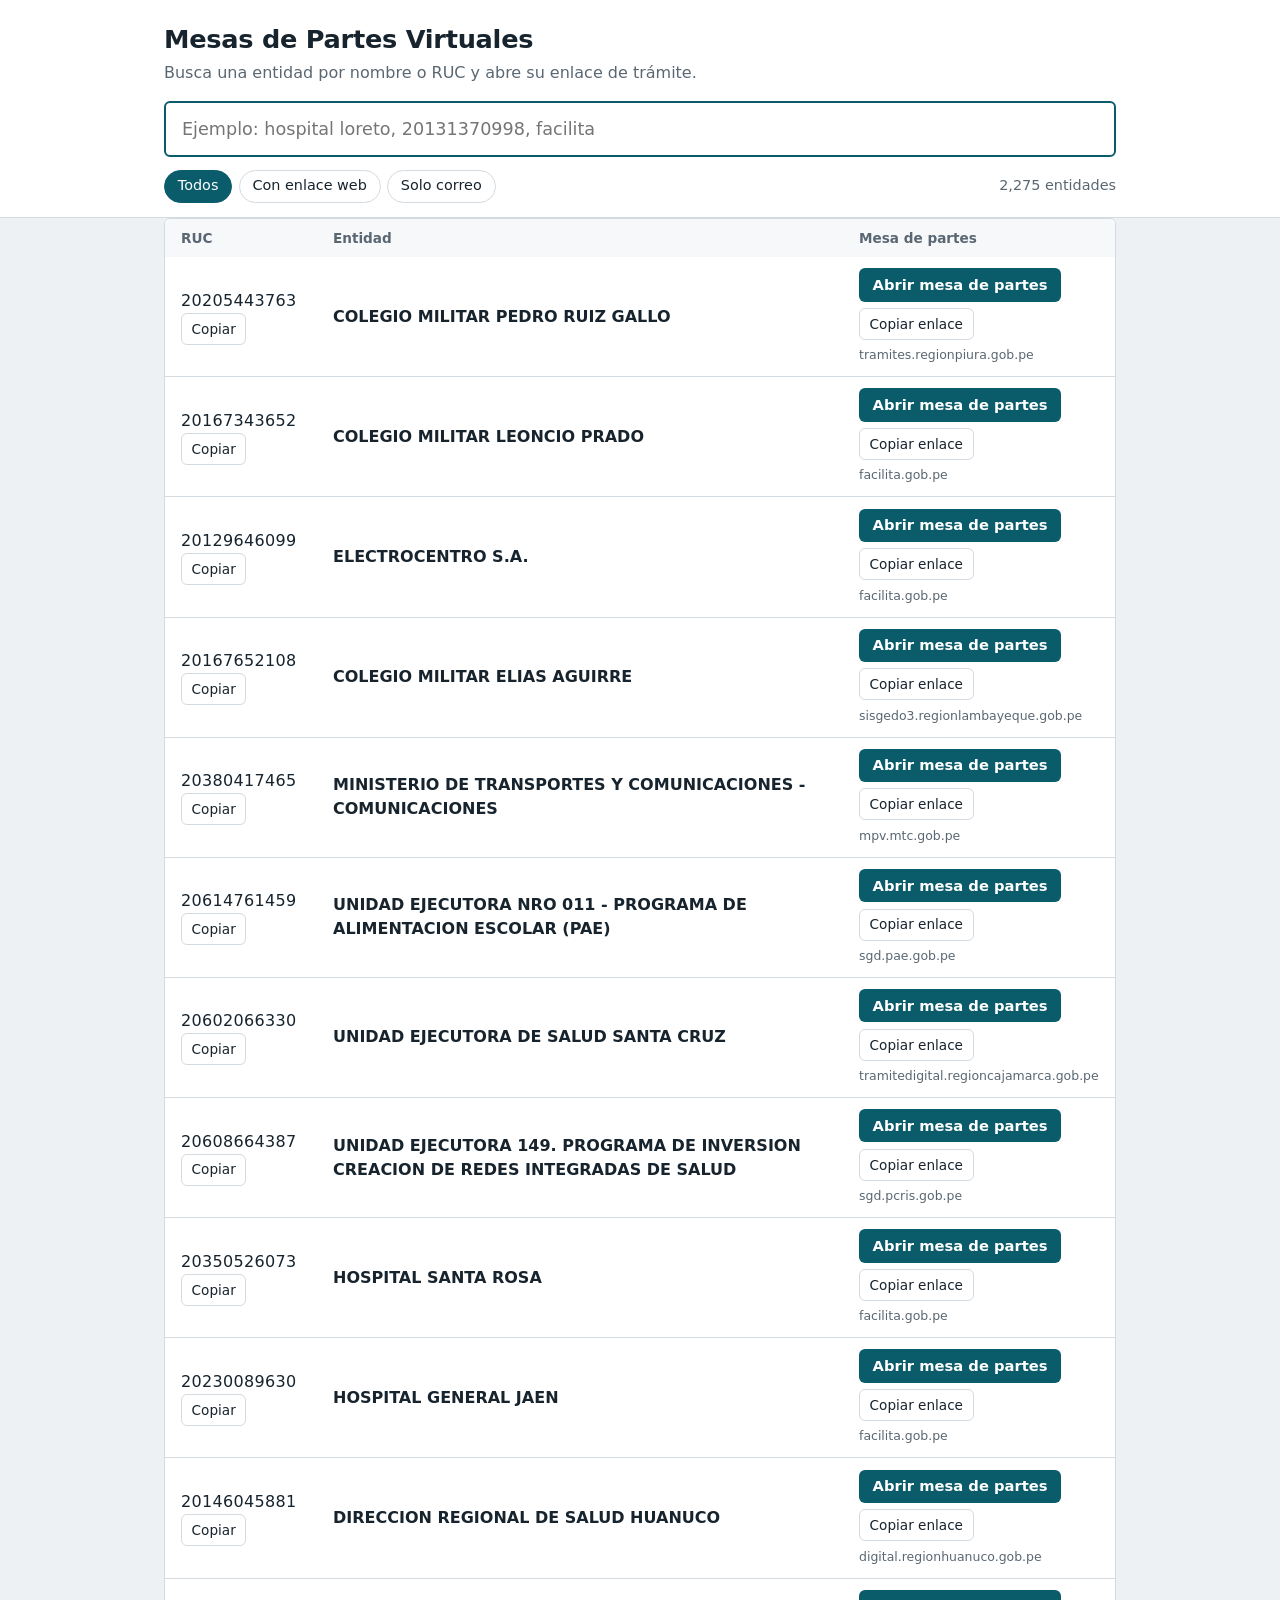
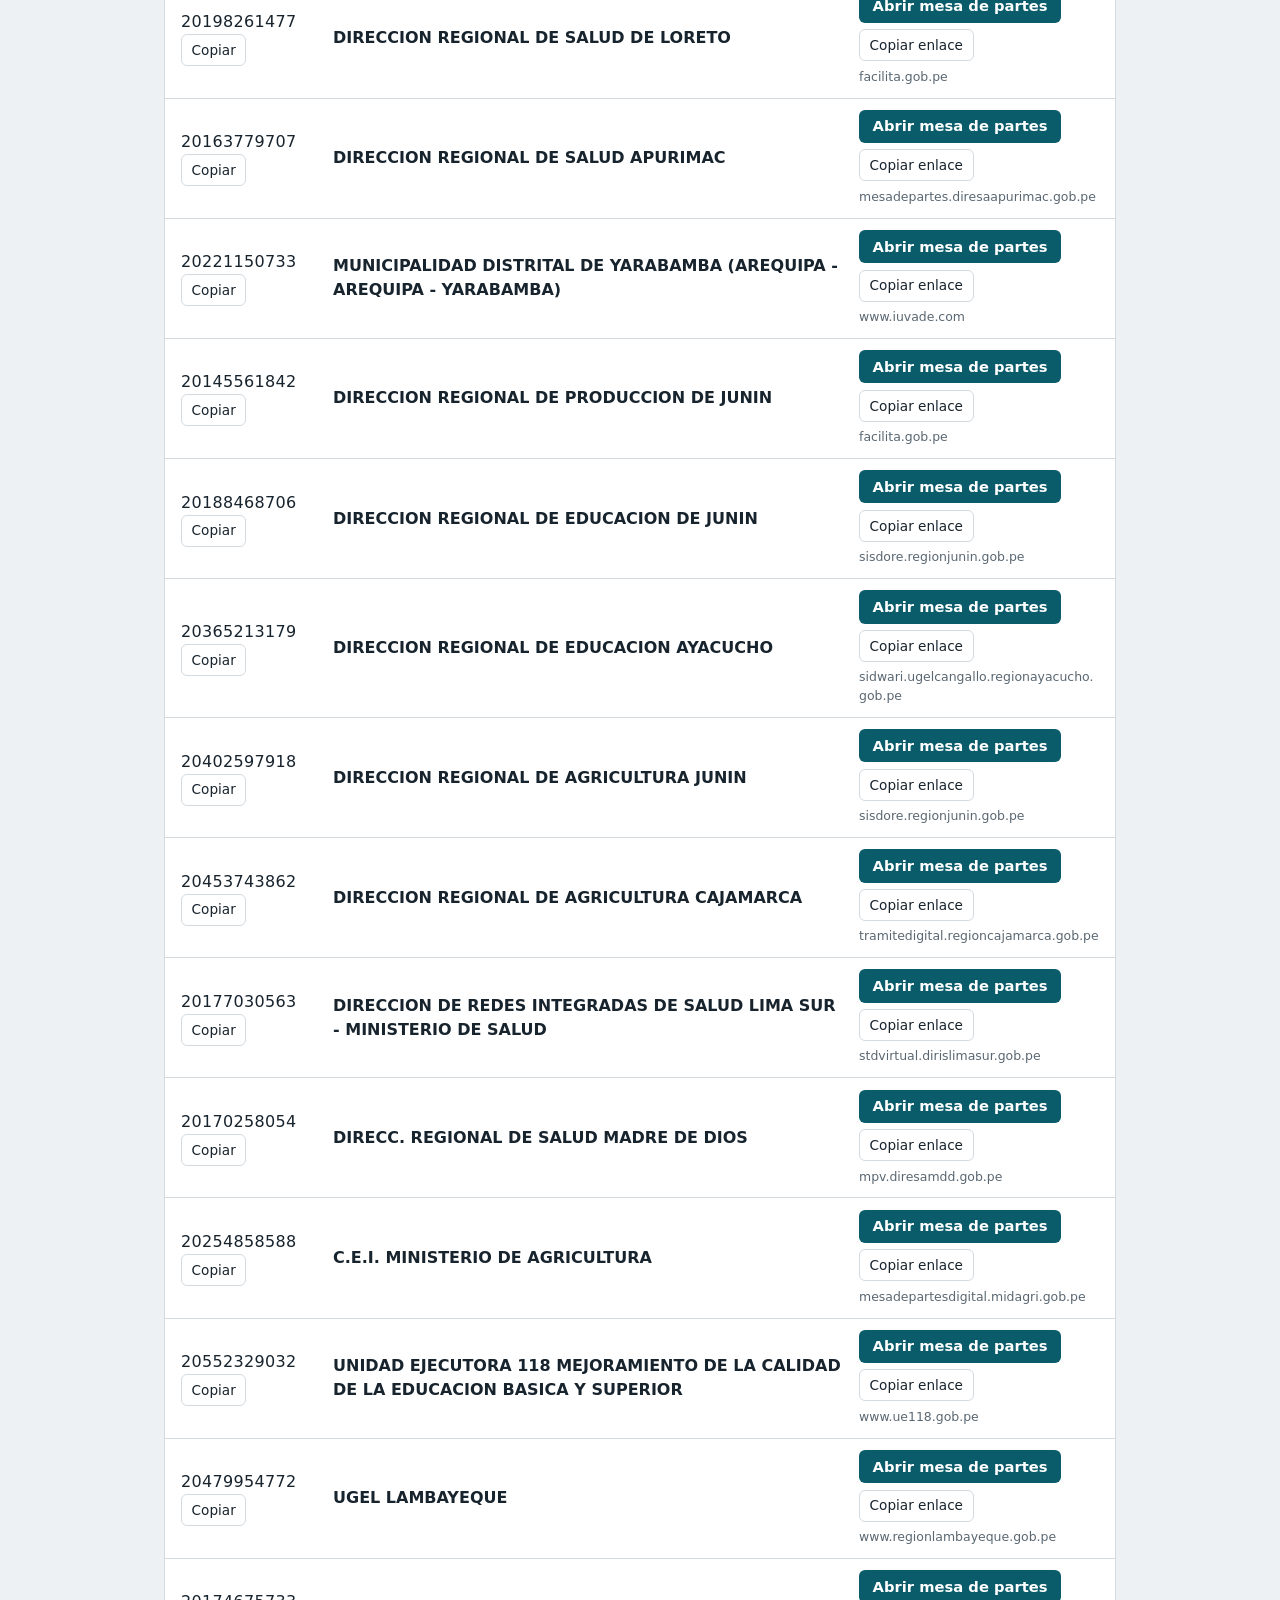
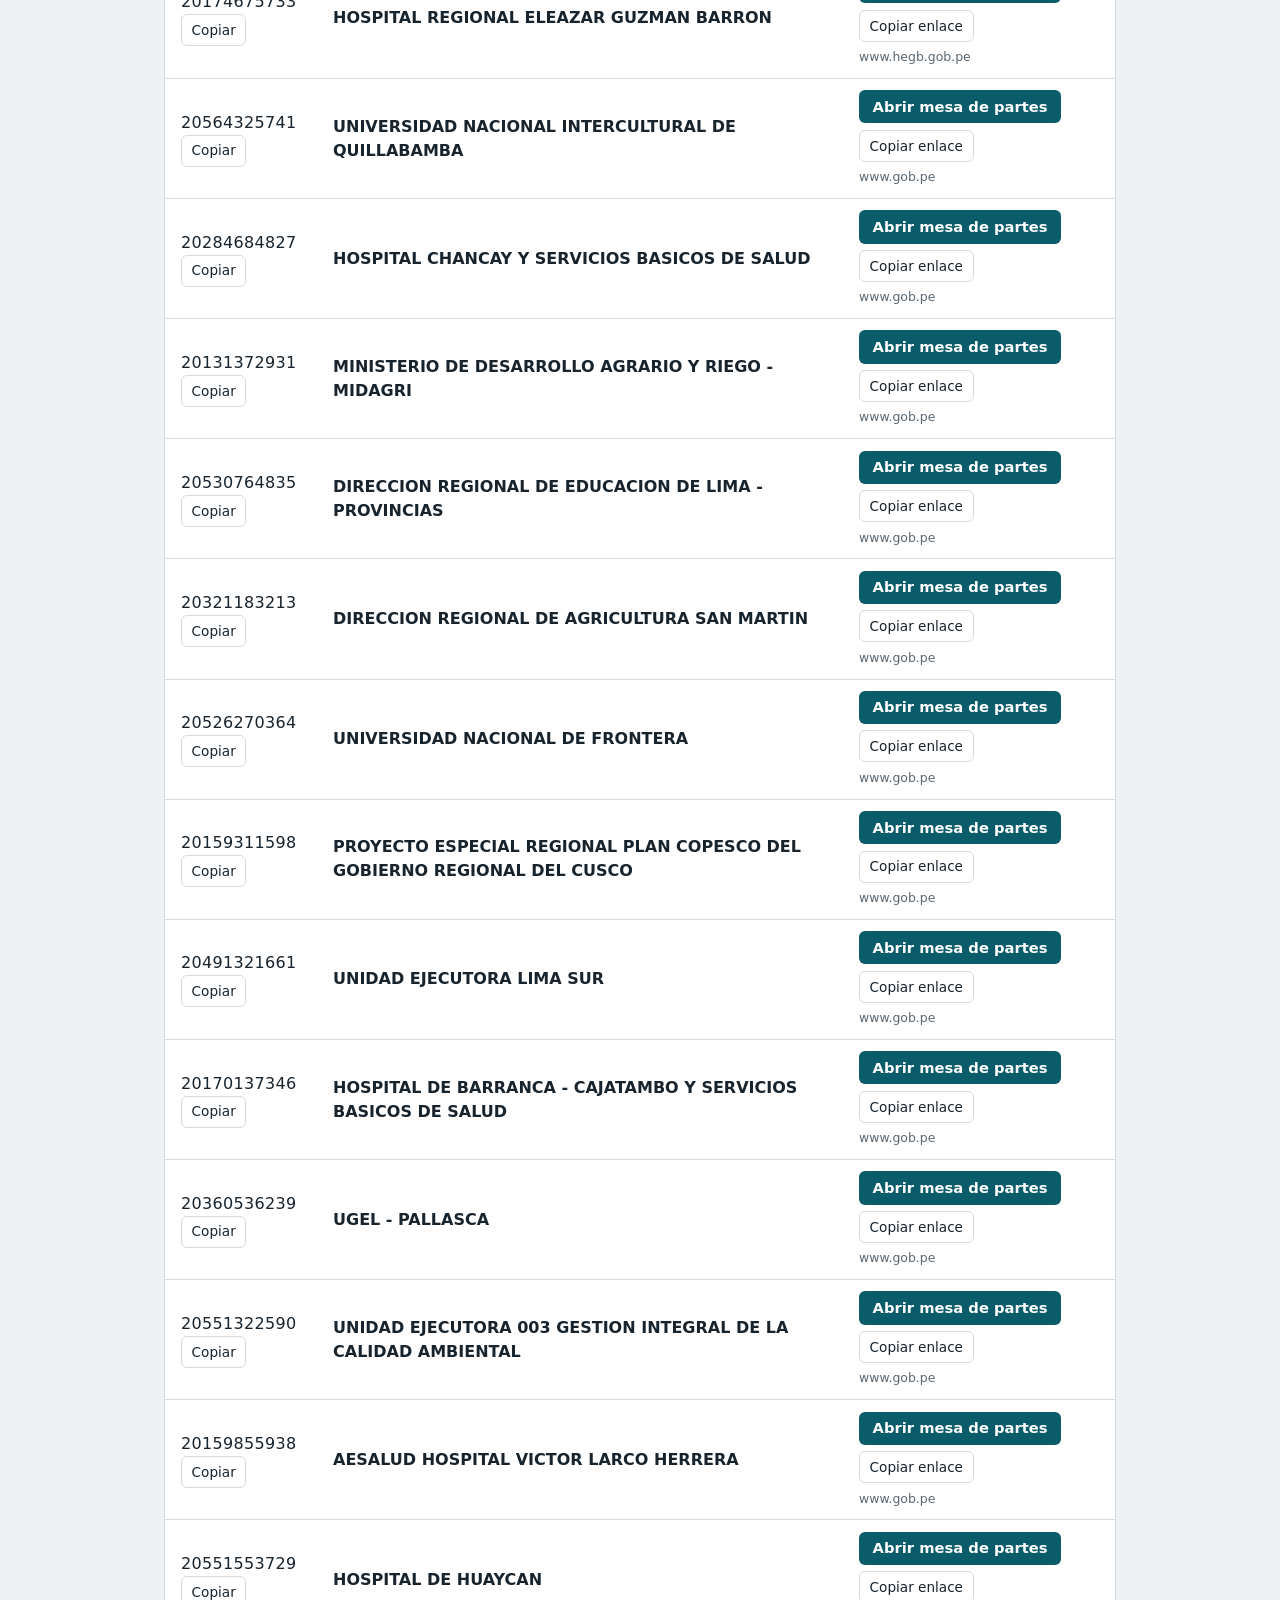
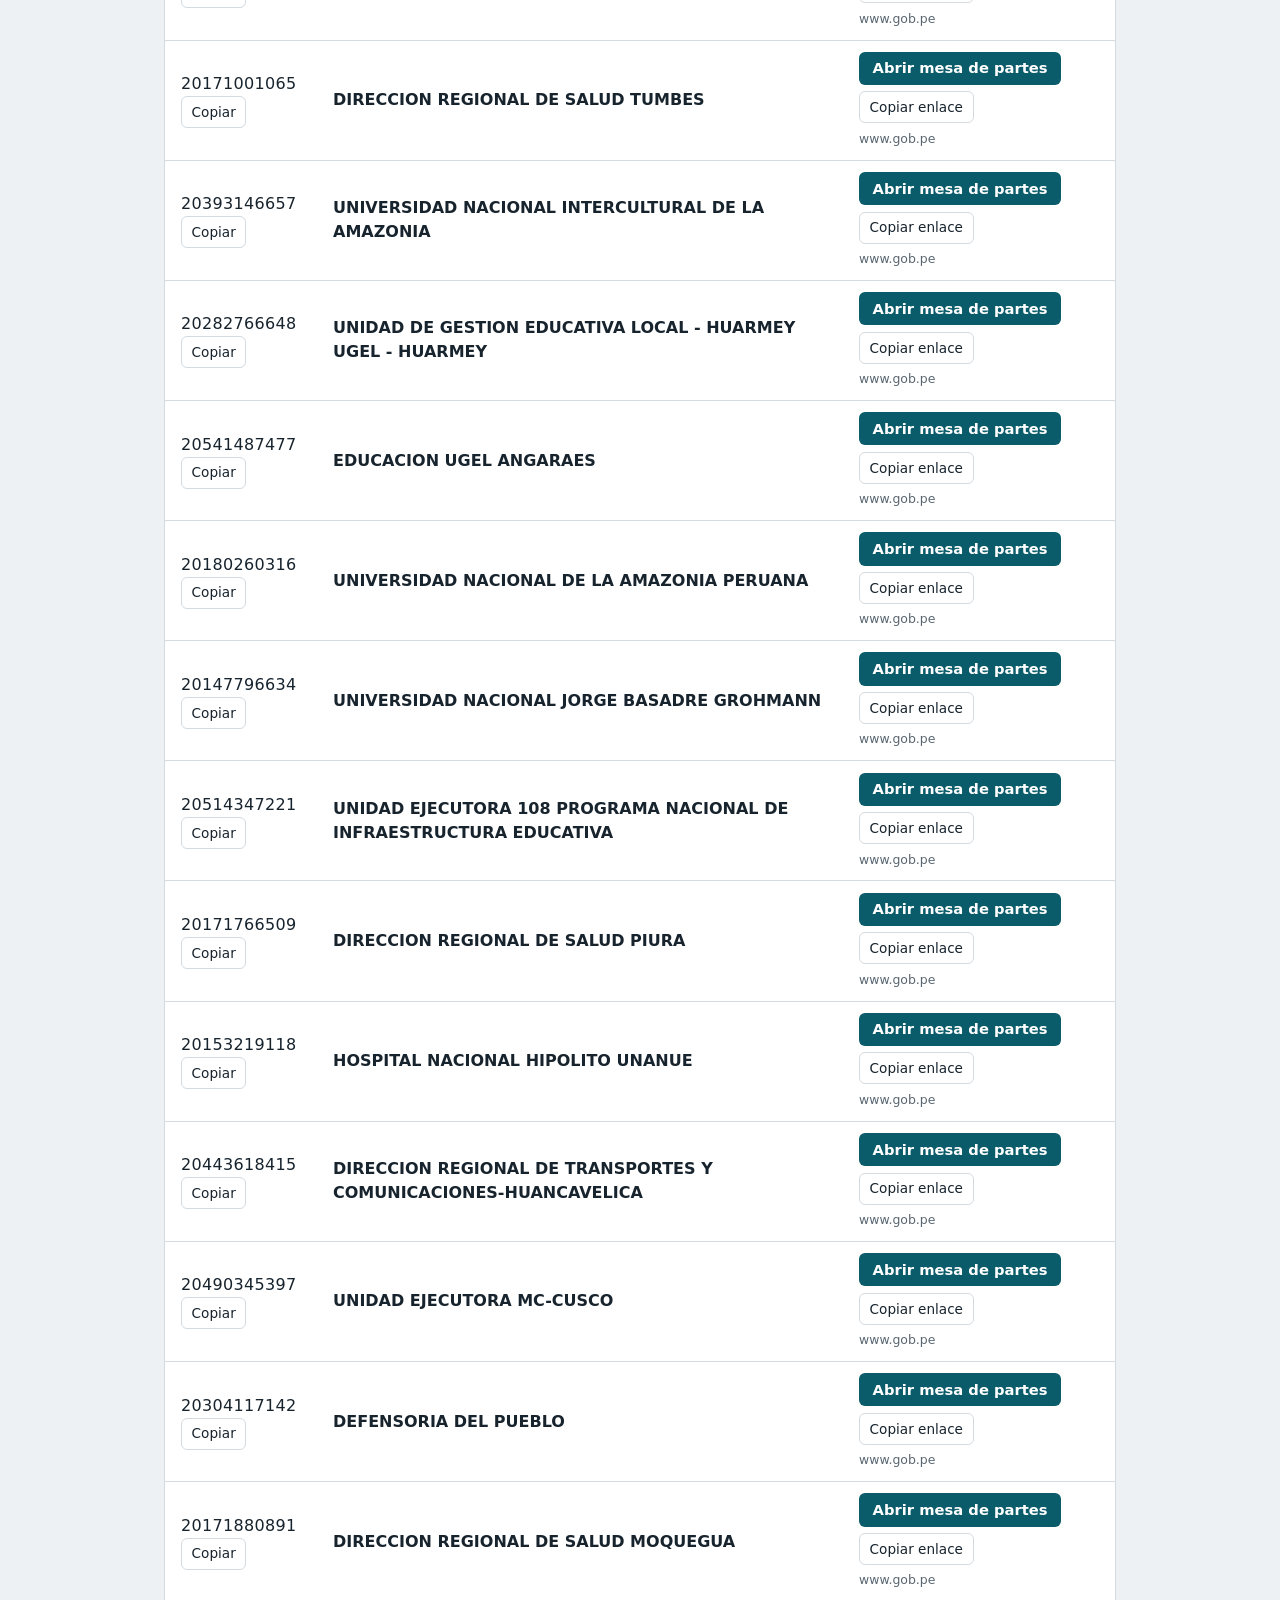
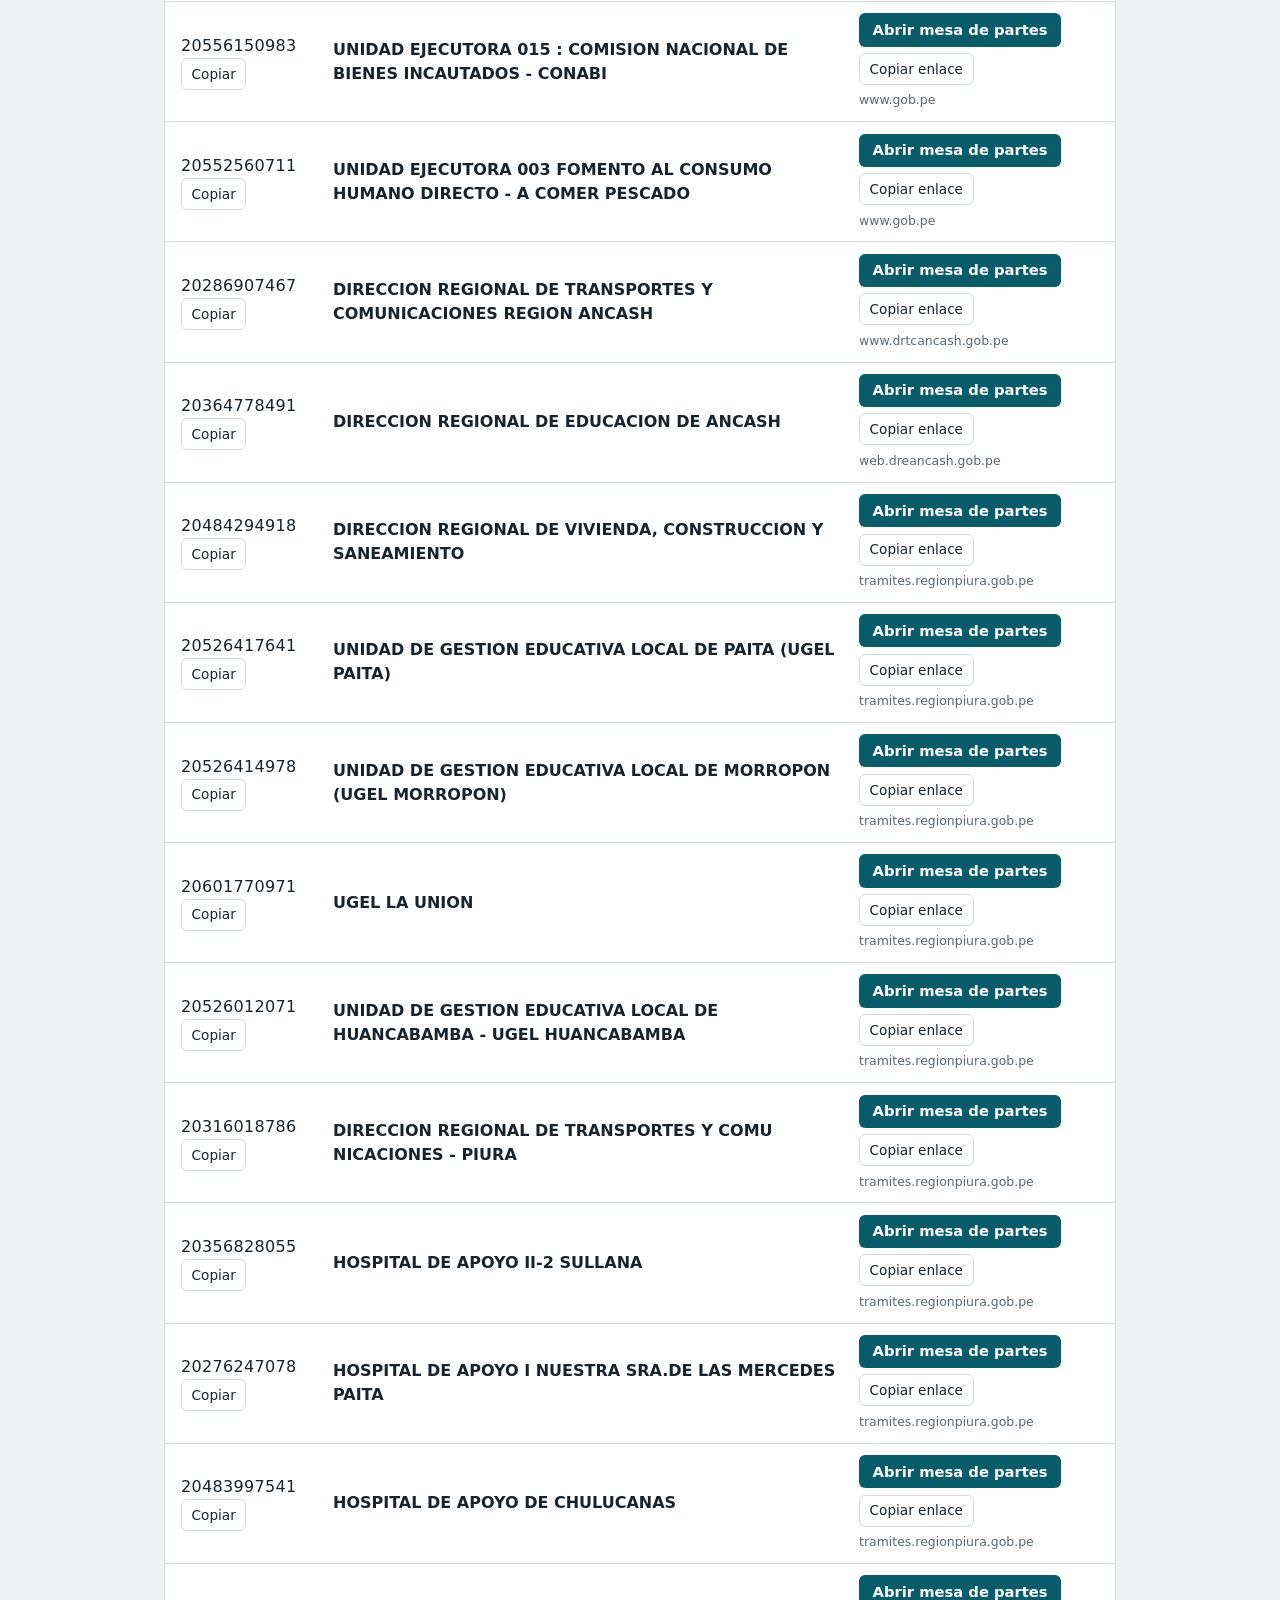
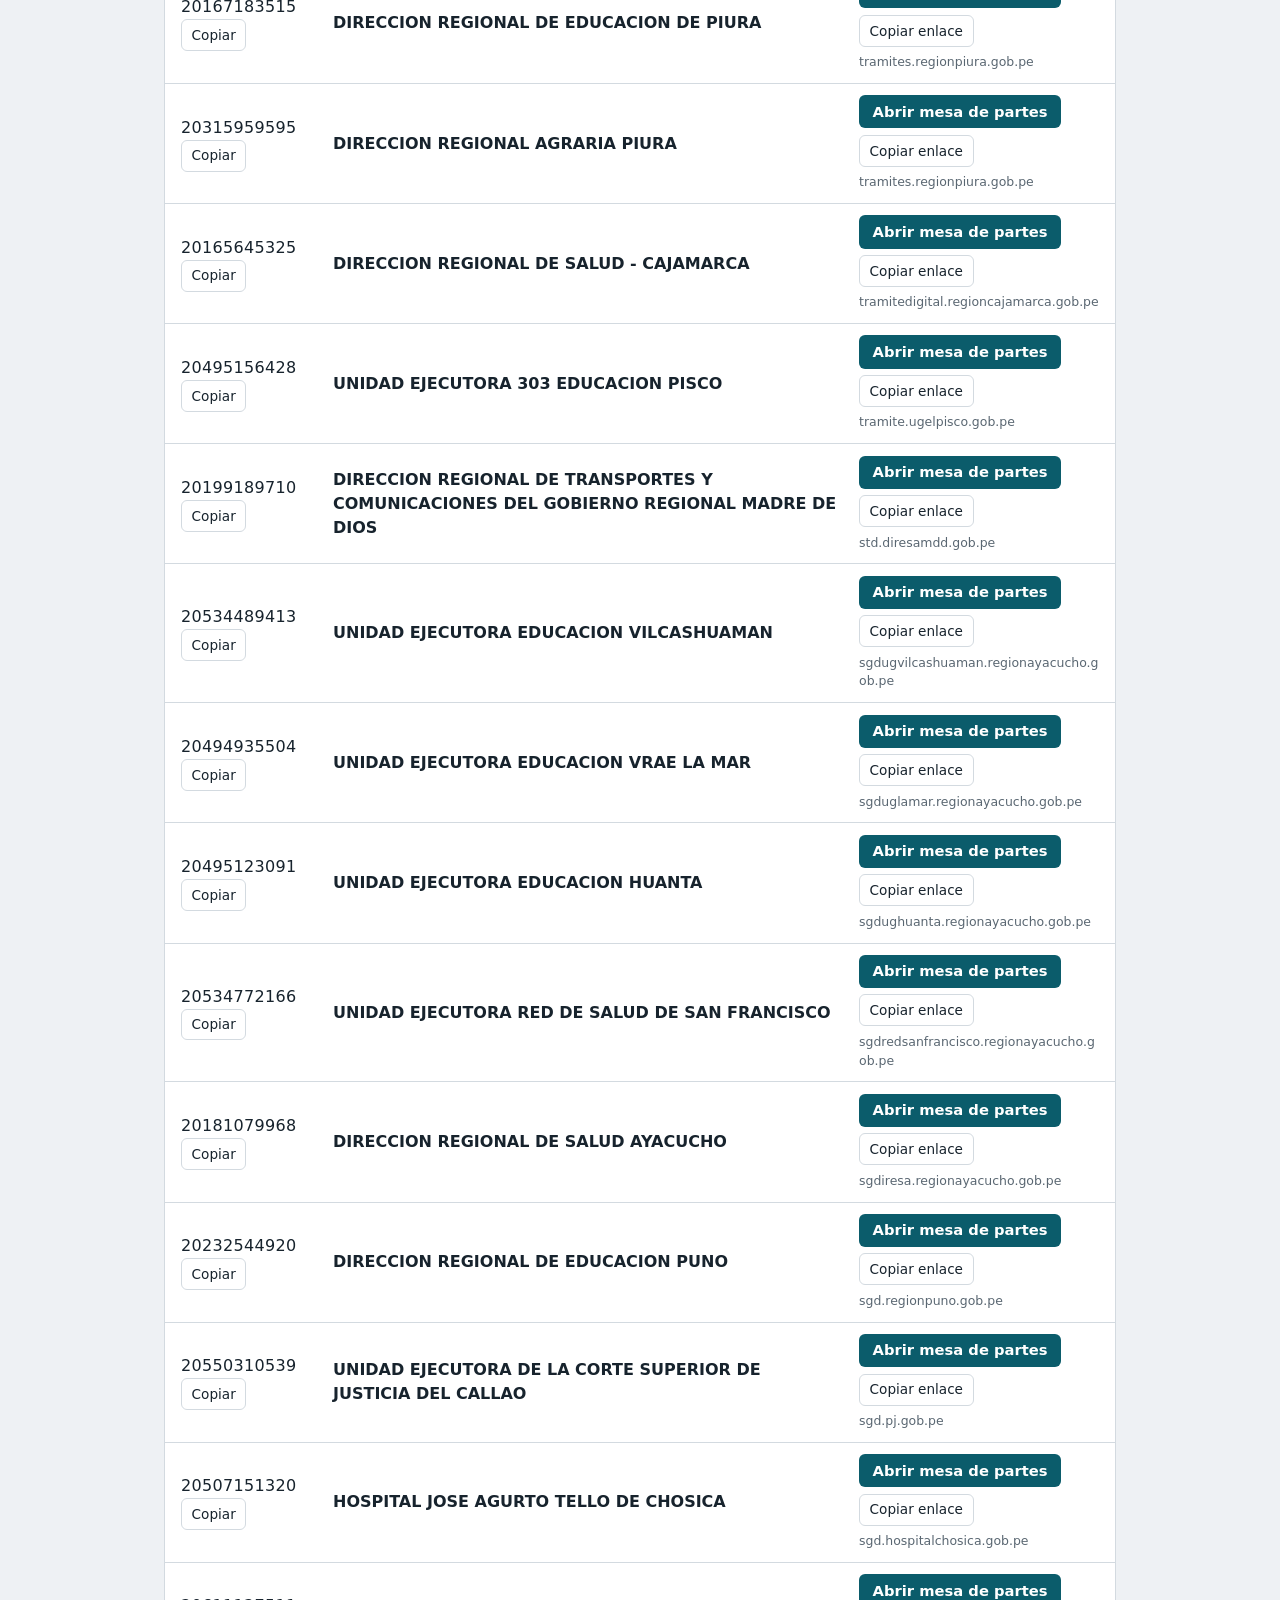
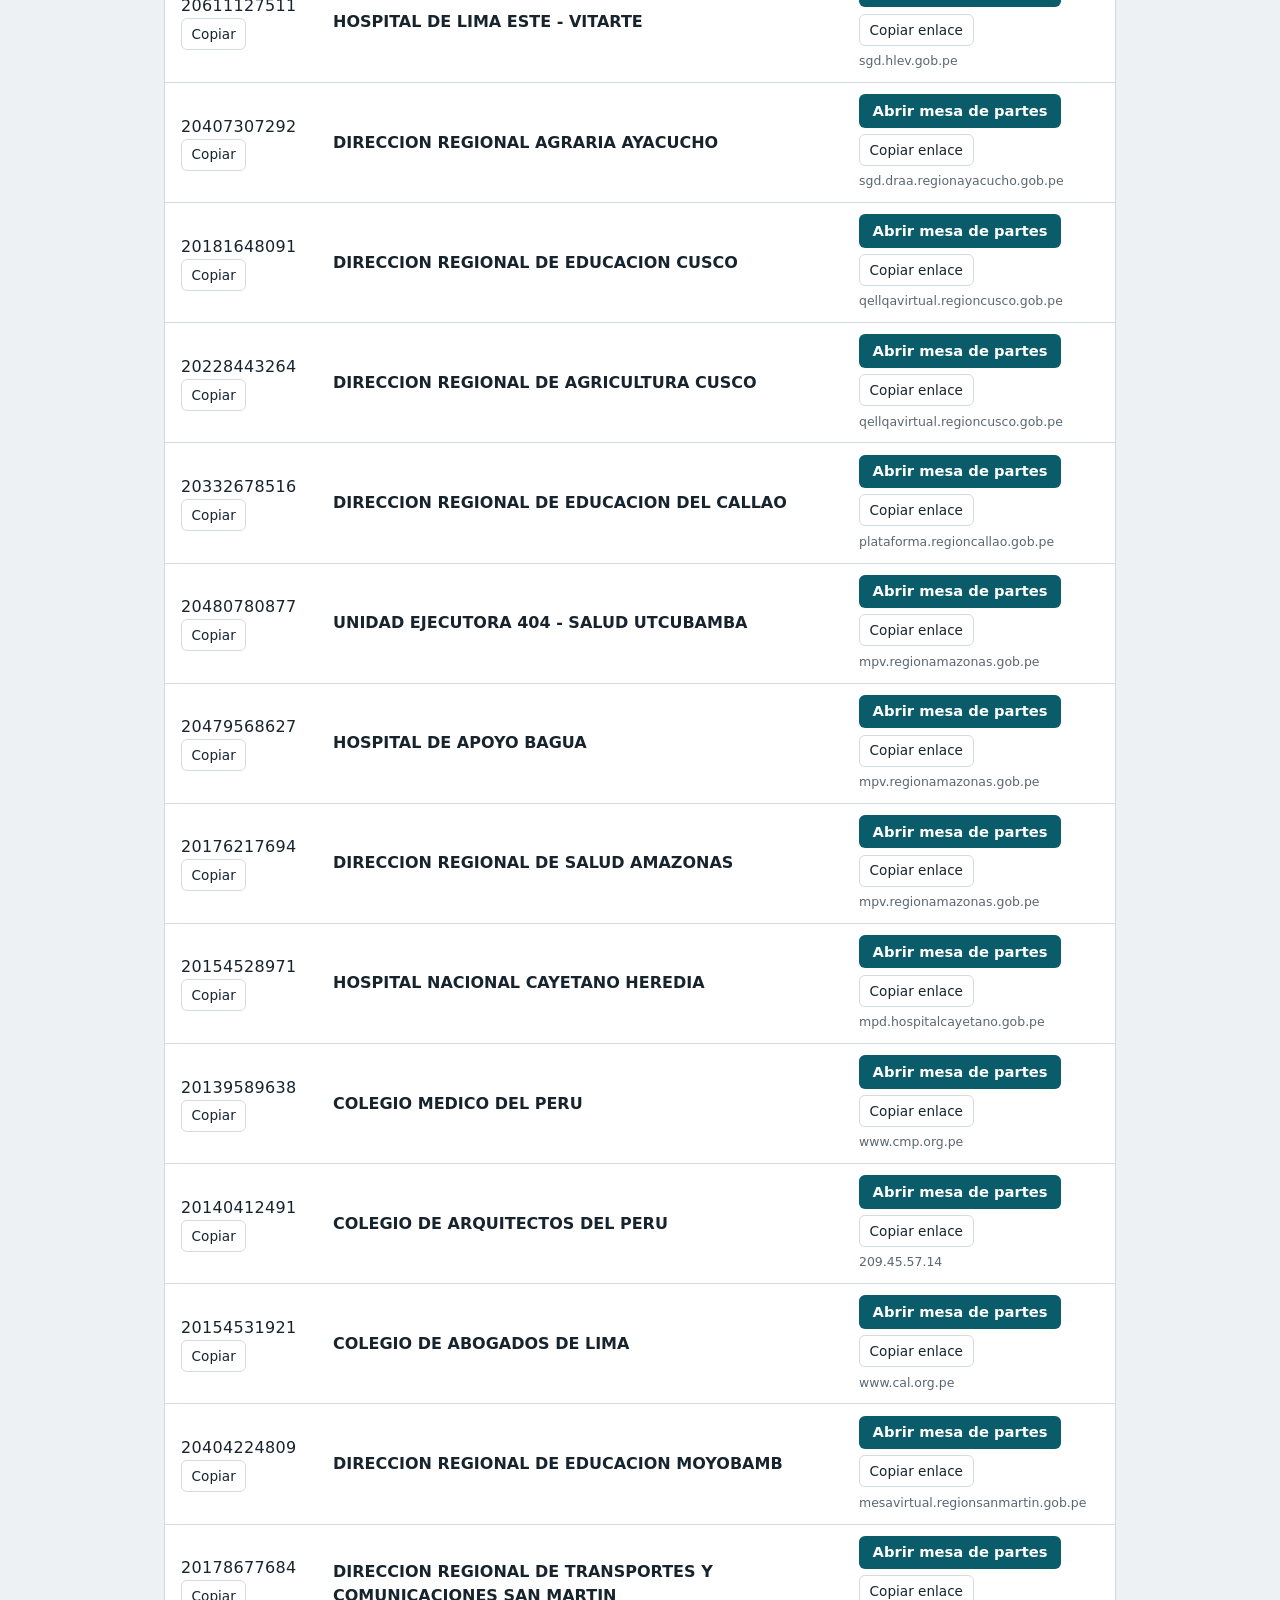
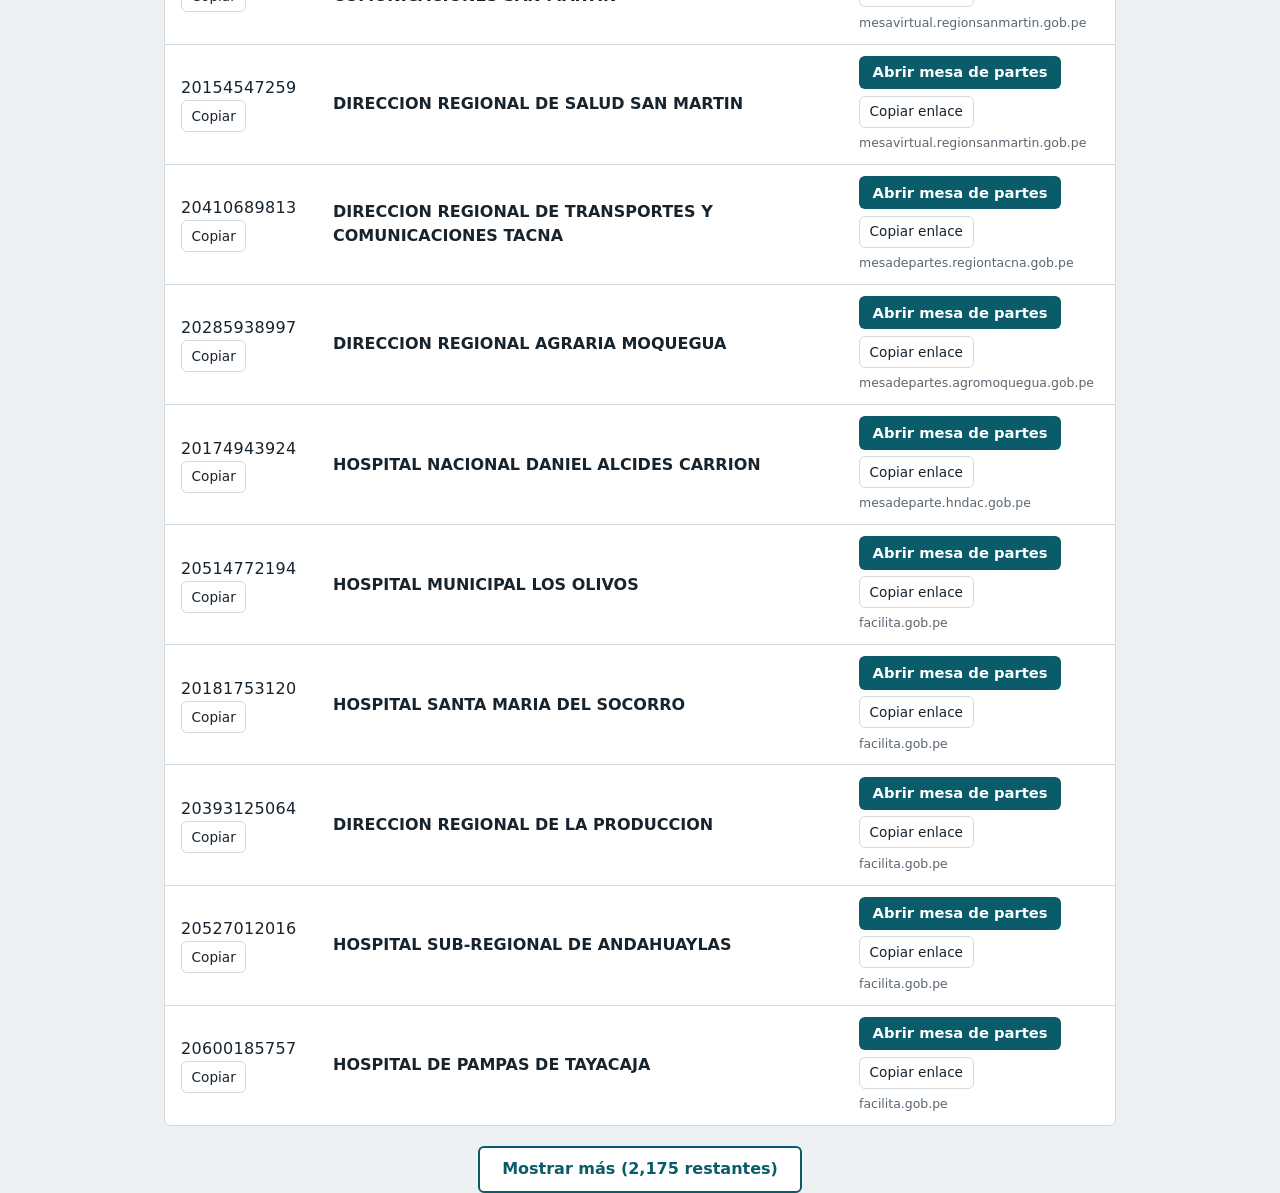
<file: midis/index.html>
<!DOCTYPE html>
<html lang="es">
<head>
  <meta charset="UTF-8">
  <meta name="viewport" content="width=device-width, initial-scale=1">
  <title>Buscador de Mesas de Partes Virtuales</title>
  <link rel="stylesheet" href="estilos.css">
</head>
<body>
  <header class="cabecera">
    <div class="contenedor">
      <h1>Mesas de Partes Virtuales</h1>
      <p class="subtitulo">Busca una entidad por nombre o RUC y abre su enlace de trámite.</p>

      <div class="buscador">
        <label for="q" class="sr-only">Buscar por nombre o RUC</label>
        <input id="q" type="search" placeholder="Ejemplo: hospital loreto, 20131370998, facilita"
               autocomplete="off" spellcheck="false" autofocus>
        <button id="limpiar" type="button" class="btn-limpiar" aria-label="Borrar búsqueda" hidden>&times;</button>
      </div>

      <div class="barra">
        <div class="filtros" role="group" aria-label="Filtrar por tipo de acceso">
          <button type="button" class="filtro activo" data-filtro="todos">Todos</button>
          <button type="button" class="filtro" data-filtro="enlace">Con enlace web</button>
          <button type="button" class="filtro" data-filtro="correo">Solo correo</button>
        </div>
        <p id="contador" class="contador" role="status" aria-live="polite"></p>
      </div>
    </div>
  </header>

  <main class="contenedor">
    <div id="aviso" class="aviso" hidden></div>

    <div class="tabla" role="table" aria-label="Resultados">
      <div class="fila encabezado" role="row">
        <div role="columnheader">RUC</div>
        <div role="columnheader">Entidad</div>
        <div role="columnheader">Mesa de partes</div>
      </div>
      <div id="resultados" role="rowgroup"></div>
    </div>

    <p id="vacio" class="vacio" hidden>No hay resultados. Prueba con menos palabras o revisa el RUC.</p>
    <button id="mas" type="button" class="btn-mas" hidden></button>
  </main>

  <div id="toast" class="toast" role="status" aria-live="polite" hidden></div>

  <script src="app.js"></script>
</body>
</html>
</file>
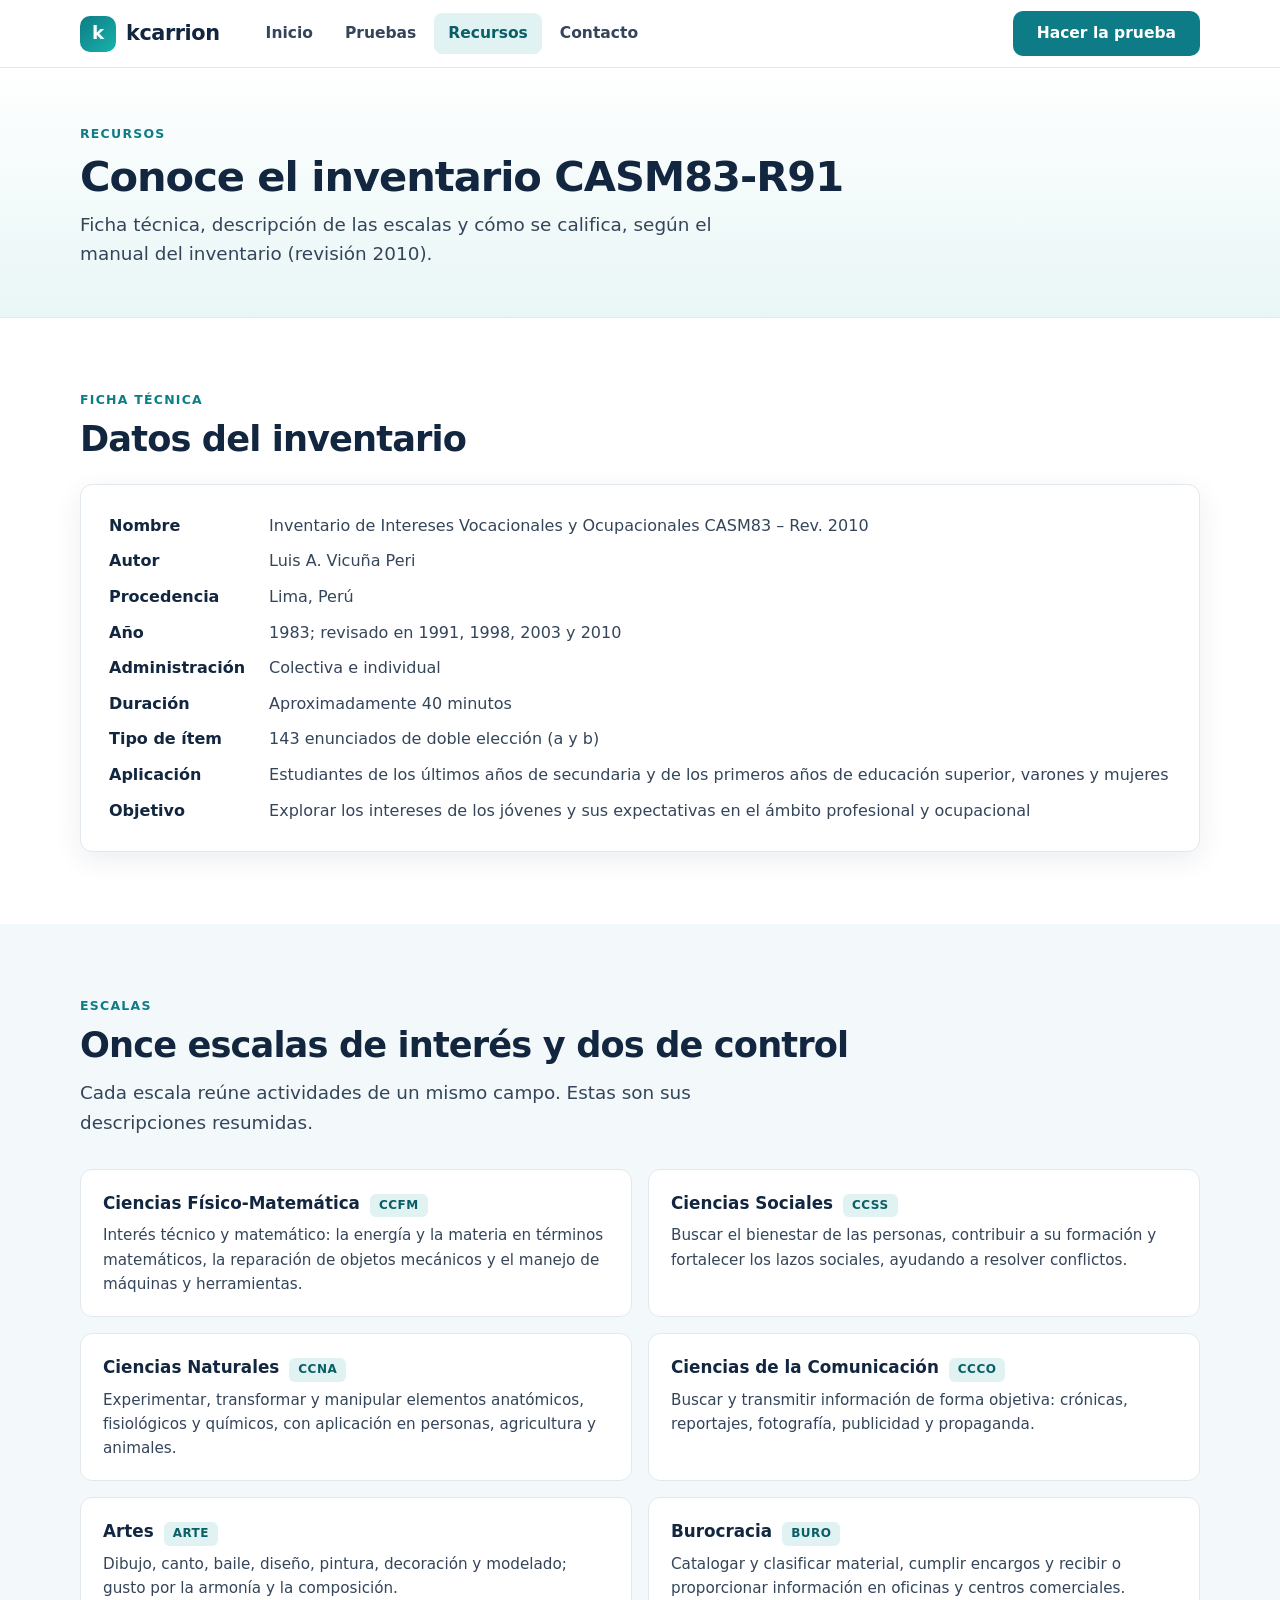
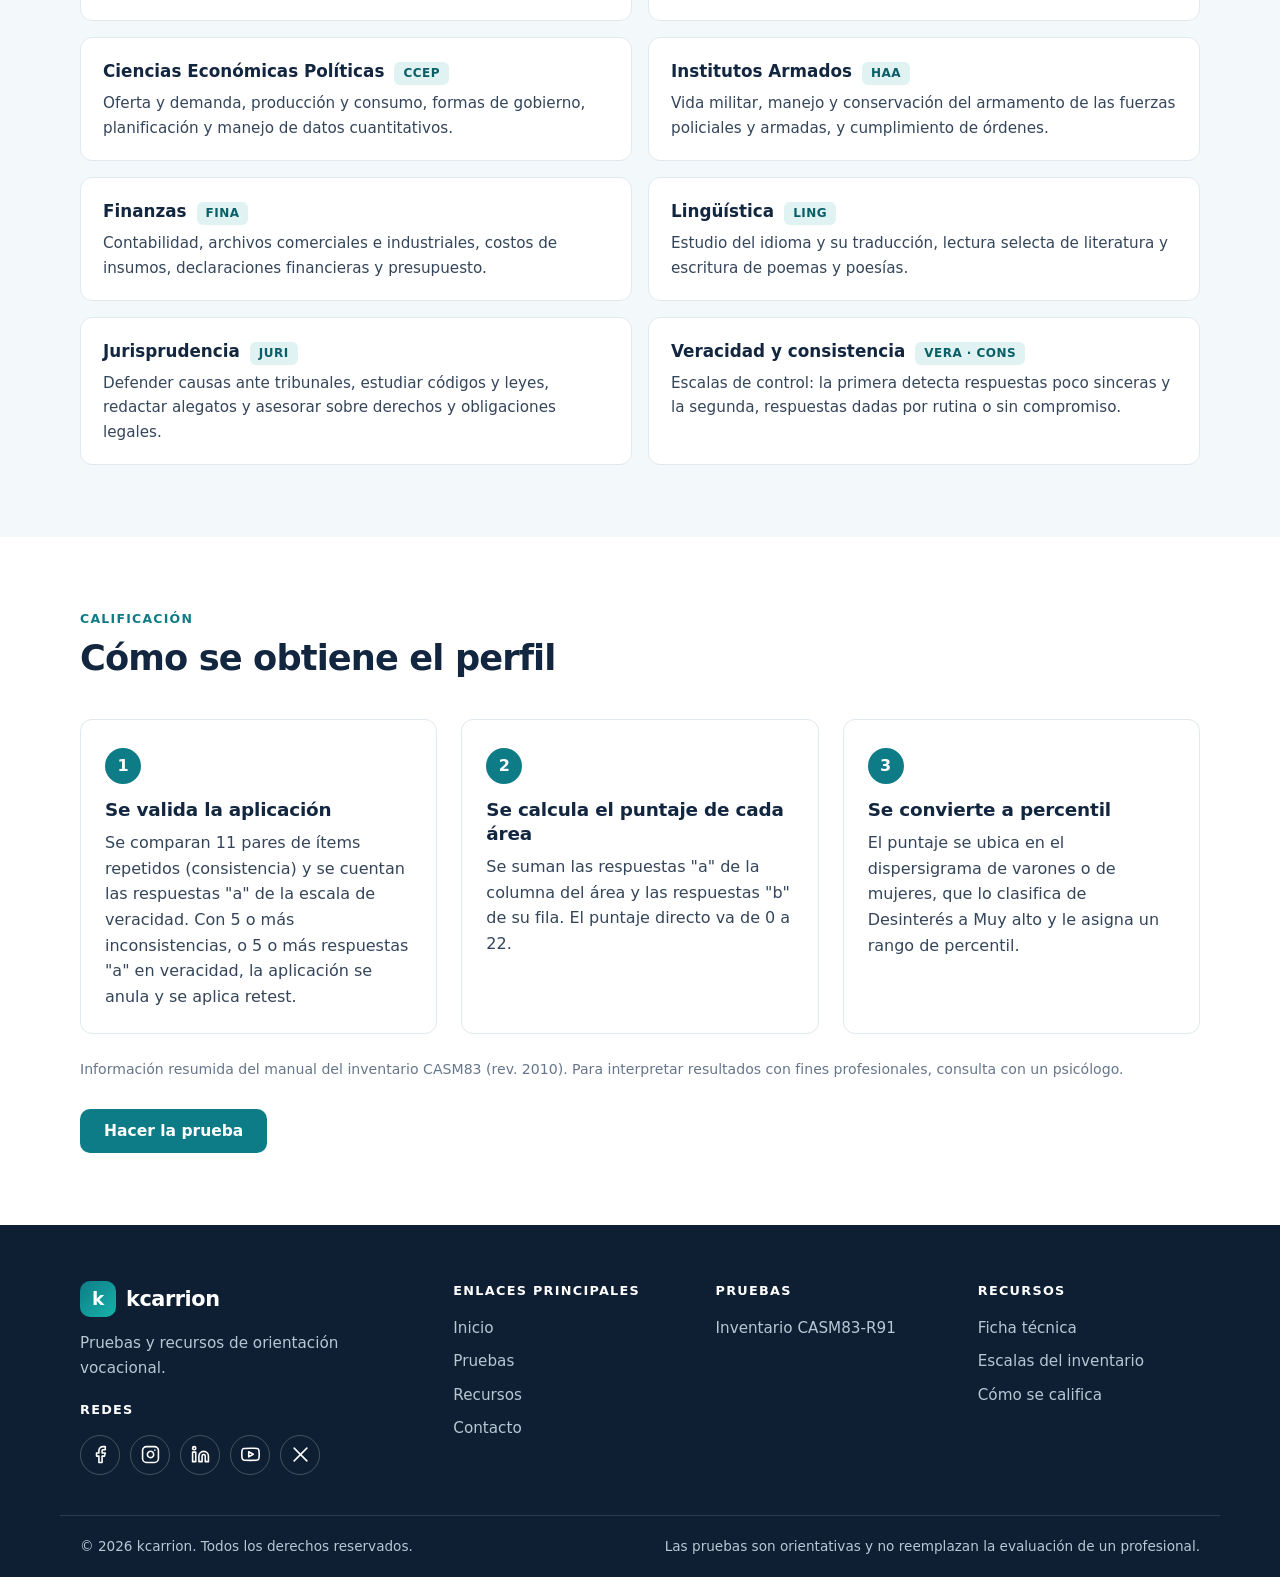
<file: psicologia/materiales/index.html>
<!DOCTYPE html>
<html lang="es">
<head>
  <meta charset="UTF-8">
  <meta name="viewport" content="width=device-width, initial-scale=1">
  <title>Recursos · kcarrion</title>
  <meta name="description" content="Información sobre el Inventario CASM83-R91: ficha técnica, escalas y calificación.">
  <link rel="stylesheet" href="../../assets/site.css">
  <script src="../../assets/site.js" defer></script>
</head>
<body class="sx-page" data-page="recursos">

  <section class="sx-pagehead">
    <div class="sx-wrap">
      <p class="sx-eyebrow">Recursos</p>
      <h1 class="sx-h1">Conoce el inventario CASM83-R91</h1>
      <p class="sx-lead">Ficha técnica, descripción de las escalas y cómo se califica, según el manual del inventario (revisión 2010).</p>
    </div>
  </section>

  <main id="contenido">

    <!-- Ficha técnica -->
    <section class="sx-section" id="ficha">
      <div class="sx-wrap">
        <p class="sx-eyebrow">Ficha técnica</p>
        <h2 class="sx-h2">Datos del inventario</h2>
        <div class="sx-card" style="margin-top:24px">
          <dl class="sx-dl">
            <dt>Nombre</dt><dd>Inventario de Intereses Vocacionales y Ocupacionales CASM83 – Rev. 2010</dd>
            <dt>Autor</dt><dd>Luis A. Vicuña Peri</dd>
            <dt>Procedencia</dt><dd>Lima, Perú</dd>
            <dt>Año</dt><dd>1983; revisado en 1991, 1998, 2003 y 2010</dd>
            <dt>Administración</dt><dd>Colectiva e individual</dd>
            <dt>Duración</dt><dd>Aproximadamente 40 minutos</dd>
            <dt>Tipo de ítem</dt><dd>143 enunciados de doble elección (a y b)</dd>
            <dt>Aplicación</dt><dd>Estudiantes de los últimos años de secundaria y de los primeros años de educación superior, varones y mujeres</dd>
            <dt>Objetivo</dt><dd>Explorar los intereses de los jóvenes y sus expectativas en el ámbito profesional y ocupacional</dd>
          </dl>
        </div>
      </div>
    </section>

    <!-- Escalas -->
    <section class="sx-section sx-section--soft" id="escalas">
      <div class="sx-wrap">
        <p class="sx-eyebrow">Escalas</p>
        <h2 class="sx-h2">Once escalas de interés y dos de control</h2>
        <p class="sx-lead">Cada escala reúne actividades de un mismo campo. Estas son sus descripciones resumidas.</p>

        <div class="sx-escalas">
          <article class="sx-escala"><h3>Ciencias Físico-Matemática <span>CCFM</span></h3><p>Interés técnico y matemático: la energía y la materia en términos matemáticos, la reparación de objetos mecánicos y el manejo de máquinas y herramientas.</p></article>
          <article class="sx-escala"><h3>Ciencias Sociales <span>CCSS</span></h3><p>Buscar el bienestar de las personas, contribuir a su formación y fortalecer los lazos sociales, ayudando a resolver conflictos.</p></article>
          <article class="sx-escala"><h3>Ciencias Naturales <span>CCNA</span></h3><p>Experimentar, transformar y manipular elementos anatómicos, fisiológicos y químicos, con aplicación en personas, agricultura y animales.</p></article>
          <article class="sx-escala"><h3>Ciencias de la Comunicación <span>CCCO</span></h3><p>Buscar y transmitir información de forma objetiva: crónicas, reportajes, fotografía, publicidad y propaganda.</p></article>
          <article class="sx-escala"><h3>Artes <span>ARTE</span></h3><p>Dibujo, canto, baile, diseño, pintura, decoración y modelado; gusto por la armonía y la composición.</p></article>
          <article class="sx-escala"><h3>Burocracia <span>BURO</span></h3><p>Catalogar y clasificar material, cumplir encargos y recibir o proporcionar información en oficinas y centros comerciales.</p></article>
          <article class="sx-escala"><h3>Ciencias Económicas Políticas <span>CCEP</span></h3><p>Oferta y demanda, producción y consumo, formas de gobierno, planificación y manejo de datos cuantitativos.</p></article>
          <article class="sx-escala"><h3>Institutos Armados <span>HAA</span></h3><p>Vida militar, manejo y conservación del armamento de las fuerzas policiales y armadas, y cumplimiento de órdenes.</p></article>
          <article class="sx-escala"><h3>Finanzas <span>FINA</span></h3><p>Contabilidad, archivos comerciales e industriales, costos de insumos, declaraciones financieras y presupuesto.</p></article>
          <article class="sx-escala"><h3>Lingüística <span>LING</span></h3><p>Estudio del idioma y su traducción, lectura selecta de literatura y escritura de poemas y poesías.</p></article>
          <article class="sx-escala"><h3>Jurisprudencia <span>JURI</span></h3><p>Defender causas ante tribunales, estudiar códigos y leyes, redactar alegatos y asesorar sobre derechos y obligaciones legales.</p></article>
          <article class="sx-escala"><h3>Veracidad y consistencia <span>VERA · CONS</span></h3><p>Escalas de control: la primera detecta respuestas poco sinceras y la segunda, respuestas dadas por rutina o sin compromiso.</p></article>
        </div>
      </div>
    </section>

    <!-- Calificación -->
    <section class="sx-section" id="calificacion">
      <div class="sx-wrap">
        <p class="sx-eyebrow">Calificación</p>
        <h2 class="sx-h2">Cómo se obtiene el perfil</h2>

        <ol class="sx-steps">
          <li>
            <h3 class="sx-h3">Se valida la aplicación</h3>
            <p>Se comparan 11 pares de ítems repetidos (consistencia) y se cuentan las respuestas "a" de la escala de veracidad. Con 5 o más inconsistencias, o 5 o más respuestas "a" en veracidad, la aplicación se anula y se aplica retest.</p>
          </li>
          <li>
            <h3 class="sx-h3">Se calcula el puntaje de cada área</h3>
            <p>Se suman las respuestas "a" de la columna del área y las respuestas "b" de su fila. El puntaje directo va de 0 a 22.</p>
          </li>
          <li>
            <h3 class="sx-h3">Se convierte a percentil</h3>
            <p>El puntaje se ubica en el dispersigrama de varones o de mujeres, que lo clasifica de Desinterés a Muy alto y le asigna un rango de percentil.</p>
          </li>
        </ol>

        <p class="sx-note" style="margin-top:24px">Información resumida del manual del inventario CASM83 (rev. 2010). Para interpretar resultados con fines profesionales, consulta con un psicólogo.</p>
        <div class="sx-actions">
          <a class="sx-btn sx-btn--primary" href="../pruebas/casm83/casm83.html">Hacer la prueba</a>
        </div>
      </div>
    </section>

  </main>

</body>
</html>
</file>
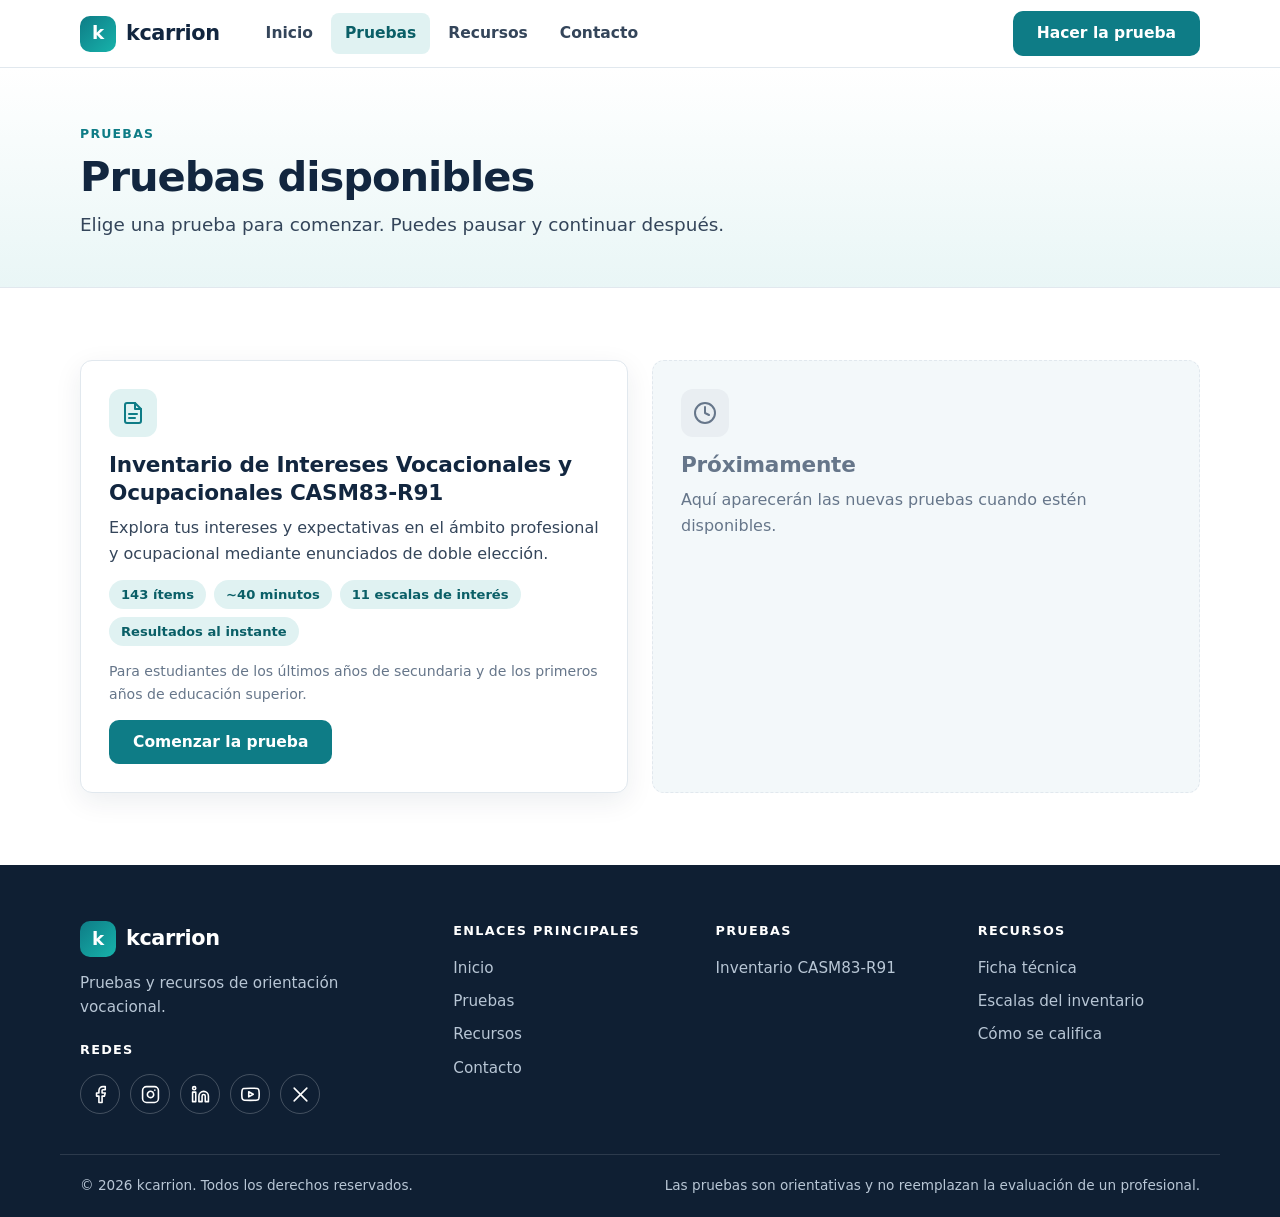
<file: psicologia/pruebas/index.html>
<!DOCTYPE html>
<html lang="es">
<head>
  <meta charset="UTF-8">
  <meta name="viewport" content="width=device-width, initial-scale=1">
  <title>Pruebas · kcarrion</title>
  <meta name="description" content="Pruebas disponibles de orientación vocacional.">
  <link rel="stylesheet" href="../../assets/site.css">
  <script src="../../assets/site.js" defer></script>
</head>
<body class="sx-page" data-page="pruebas">

  <section class="sx-pagehead">
    <div class="sx-wrap">
      <p class="sx-eyebrow">Pruebas</p>
      <h1 class="sx-h1">Pruebas disponibles</h1>
      <p class="sx-lead">Elige una prueba para comenzar. Puedes pausar y continuar después.</p>
    </div>
  </section>

  <main id="contenido" class="sx-section">
    <div class="sx-wrap">
      <div class="sx-grid-2" style="margin-top:0">

        <article class="sx-card sx-test">
          <div class="sx-icon" style="margin-bottom:0">
            <svg viewBox="0 0 24 24" aria-hidden="true"><path d="M14 2H6a2 2 0 0 0-2 2v16a2 2 0 0 0 2 2h12a2 2 0 0 0 2-2V8z"/><polyline points="14 2 14 8 20 8"/><line x1="8" y1="13" x2="16" y2="13"/><line x1="8" y1="17" x2="14" y2="17"/></svg>
          </div>
          <div>
            <h2 class="sx-h3" style="font-size:1.35rem">Inventario de Intereses Vocacionales y Ocupacionales CASM83-R91</h2>
            <p>Explora tus intereses y expectativas en el ámbito profesional y ocupacional mediante enunciados de doble elección.</p>
          </div>
          <ul class="sx-tags">
            <li>143 ítems</li>
            <li>~40 minutos</li>
            <li>11 escalas de interés</li>
            <li>Resultados al instante</li>
          </ul>
          <p class="sx-note">Para estudiantes de los últimos años de secundaria y de los primeros años de educación superior.</p>
          <div>
            <a class="sx-btn sx-btn--primary" href="casm83/casm83.html">Comenzar la prueba</a>
          </div>
        </article>

        <article class="sx-card sx-test sx-test--muted">
          <div class="sx-icon" style="margin-bottom:0; background:#e9eef2; color:#66768a">
            <svg viewBox="0 0 24 24" aria-hidden="true"><circle cx="12" cy="12" r="10"/><polyline points="12 6 12 12 16 14"/></svg>
          </div>
          <div>
            <h2 class="sx-h3" style="font-size:1.35rem; color:#66768a">Próximamente</h2>
            <p>Aquí aparecerán las nuevas pruebas cuando estén disponibles.</p>
          </div>
        </article>

      </div>
    </div>
  </main>

</body>
</html>
</file>
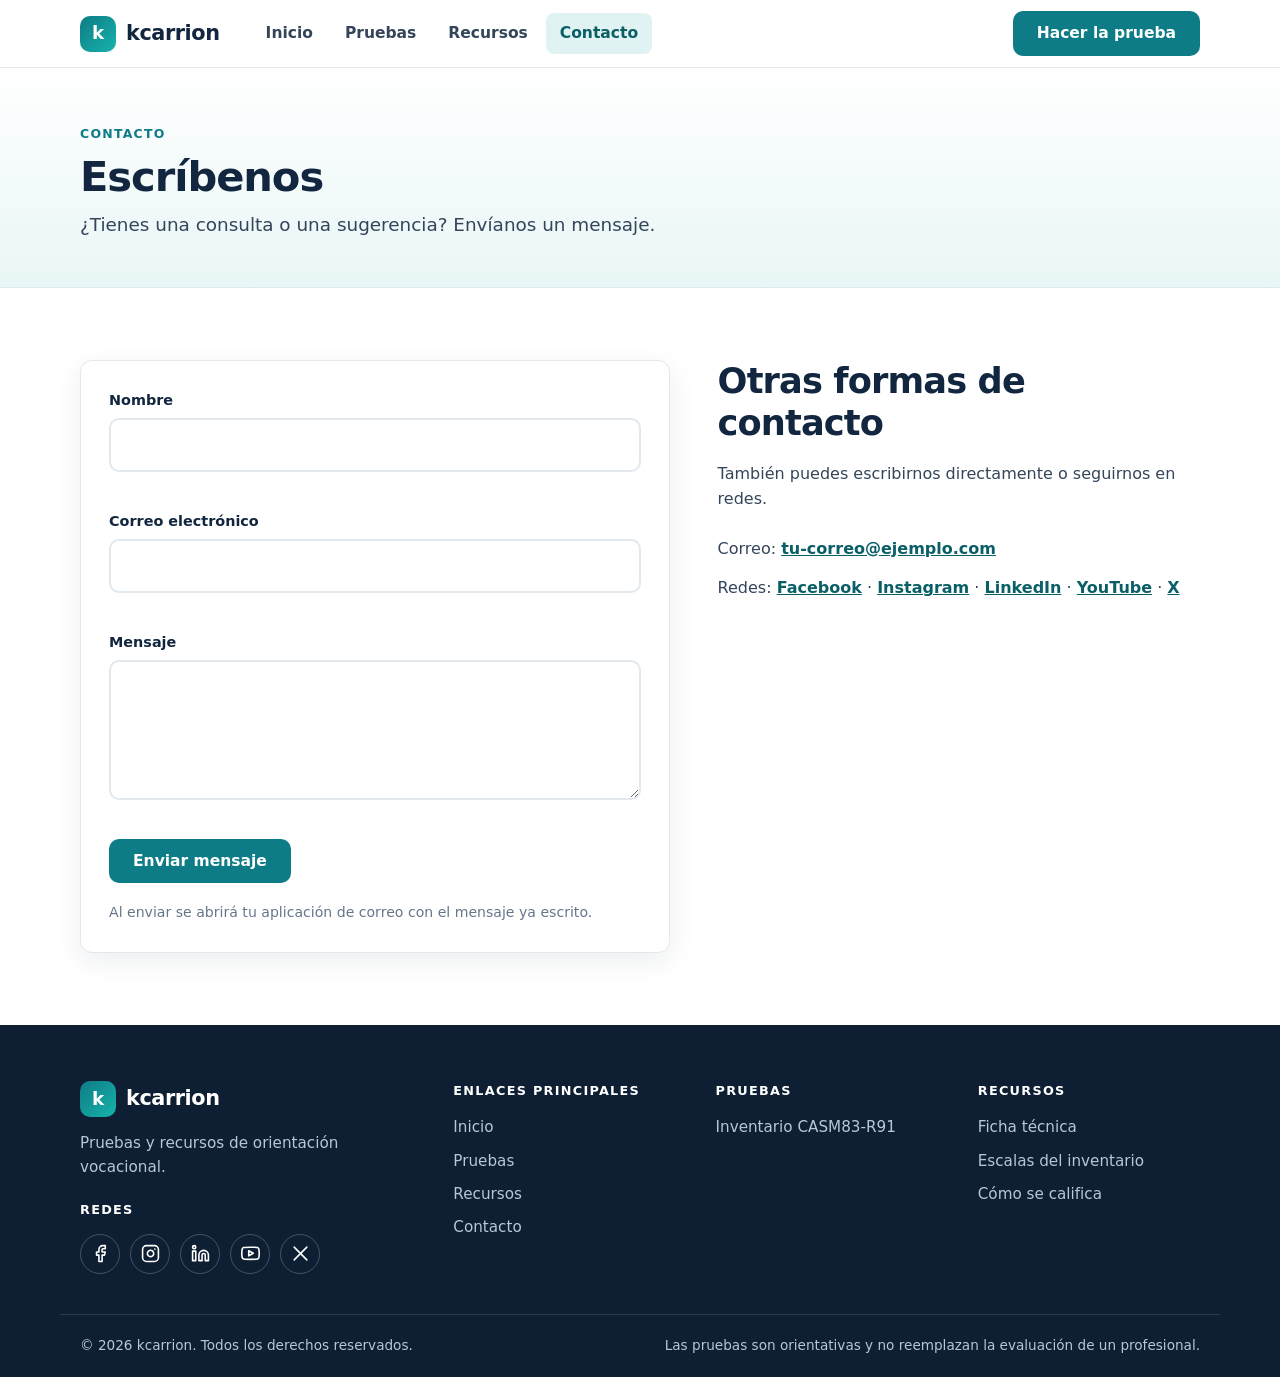
<file: contacto.html>
<!DOCTYPE html>
<html lang="es">
<head>
  <meta charset="UTF-8">
  <meta name="viewport" content="width=device-width, initial-scale=1">
  <title>Contacto · kcarrion</title>
  <meta name="description" content="Escríbenos tus consultas.">
  <link rel="stylesheet" href="assets/site.css">
  <script src="assets/site.js" defer></script>
</head>
<body class="sx-page" data-page="contacto">

  <section class="sx-pagehead">
    <div class="sx-wrap">
      <p class="sx-eyebrow">Contacto</p>
      <h1 class="sx-h1">Escríbenos</h1>
      <p class="sx-lead">¿Tienes una consulta o una sugerencia? Envíanos un mensaje.</p>
    </div>
  </section>

  <main id="contenido" class="sx-section">
    <div class="sx-wrap">
      <div class="sx-hero__grid" style="align-items:start">

        <div class="sx-card">
          <form id="form-contacto" class="sx-form" novalidate>
            <div class="sx-field">
              <label for="c-nombre">Nombre</label>
              <input id="c-nombre" type="text" autocomplete="name">
              <span class="sx-msg" data-msg="c-nombre"></span>
            </div>
            <div class="sx-field">
              <label for="c-correo">Correo electrónico</label>
              <input id="c-correo" type="email" autocomplete="email">
              <span class="sx-msg" data-msg="c-correo"></span>
            </div>
            <div class="sx-field">
              <label for="c-mensaje">Mensaje</label>
              <textarea id="c-mensaje"></textarea>
              <span class="sx-msg" data-msg="c-mensaje"></span>
            </div>
            <div>
              <button class="sx-btn sx-btn--primary" type="submit">Enviar mensaje</button>
            </div>
            <p class="sx-note">Al enviar se abrirá tu aplicación de correo con el mensaje ya escrito.</p>
          </form>
        </div>

        <div>
          <h2 class="sx-h2" style="margin-top:0">Otras formas de contacto</h2>
          <p>También puedes escribirnos directamente o seguirnos en redes.</p>
          <ul class="sx-contact-list">
            <li>Correo: <a id="enlace-correo" href="#"></a></li>
            <li>Redes: <span id="lista-redes"></span></li>
          </ul>
        </div>

      </div>
    </div>
  </main>

  <script>
    // site.js (defer) ya se ejecutó cuando se dispara DOMContentLoaded
    document.addEventListener('DOMContentLoaded', () => {
      const SITE = window.SITE;
      const enlace = document.getElementById('enlace-correo');
      enlace.textContent = SITE.correo;
      enlace.href = 'mailto:' + SITE.correo;

      const redes = document.getElementById('lista-redes');
      SITE.redes.forEach((r, i) => {
        const a = document.createElement('a');
        a.textContent = r.nombre;
        a.href = r.url || '#';
        if (r.url && r.url !== '#') { a.target = '_blank'; a.rel = 'noopener noreferrer'; }
        if (i > 0) redes.appendChild(document.createTextNode(' · '));
        redes.appendChild(a);
      });

      const form = document.getElementById('form-contacto');
      const campos = ['c-nombre', 'c-correo', 'c-mensaje'];

      function mostrar(id, texto) {
        const campo = document.getElementById(id);
        campo.parentElement.classList.toggle('sx-error', Boolean(texto));
        document.querySelector(`[data-msg="${id}"]`).textContent = texto;
      }

      campos.forEach((id) => document.getElementById(id).addEventListener('input', () => mostrar(id, '')));

      form.addEventListener('submit', (e) => {
        e.preventDefault();
        const v = (id) => document.getElementById(id).value.trim();
        let primero = null;

        const reglas = {
          'c-nombre': v('c-nombre') ? '' : 'Escribe tu nombre.',
          'c-correo': /^[^\s@]+@[^\s@]+\.[^\s@]+$/.test(v('c-correo')) ? '' : 'Escribe un correo válido.',
          'c-mensaje': v('c-mensaje') ? '' : 'Escribe tu mensaje.'
        };
        campos.forEach((id) => {
          mostrar(id, reglas[id]);
          if (reglas[id] && !primero) primero = id;
        });
        if (primero) { document.getElementById(primero).focus(); return; }

        const asunto = 'Mensaje de ' + v('c-nombre');
        const cuerpo = v('c-mensaje') + '\n\n— ' + v('c-nombre') + ' (' + v('c-correo') + ')';
        window.location.href = 'mailto:' + SITE.correo +
          '?subject=' + encodeURIComponent(asunto) + '&body=' + encodeURIComponent(cuerpo);
      });
    });
  </script>

</body>
</html>
</file>
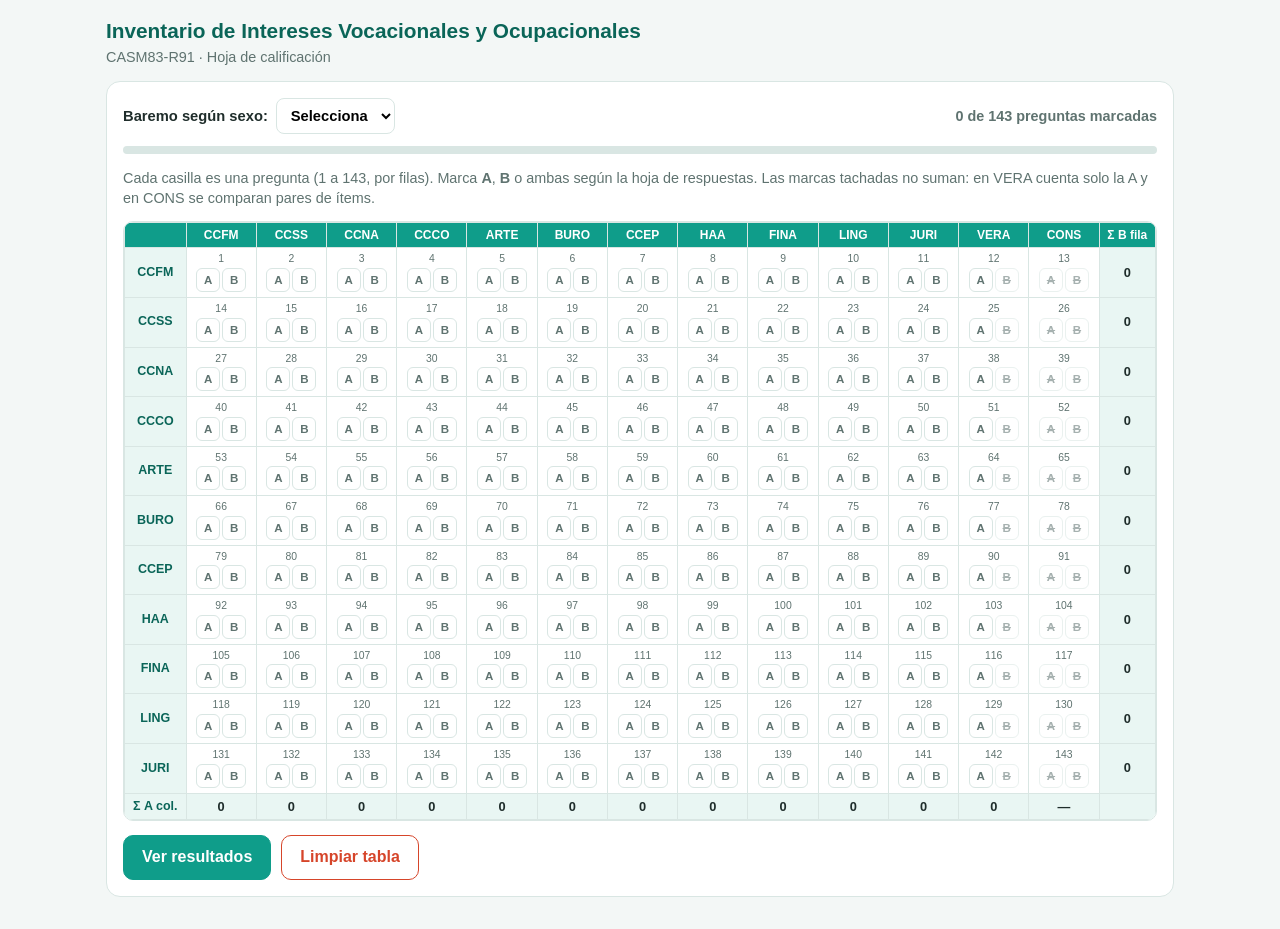
<file: pruebas/calificacion/casm83/cam83.html>
<!DOCTYPE html>
<html lang="es">
<head>
  <meta charset="UTF-8">
  <meta name="viewport" content="width=device-width, initial-scale=1">
  <title>Calificación CASM83-R91</title>
  <link rel="stylesheet" href="cam83.css">
</head>
<body>
<div class="app">
  <h1>Inventario de Intereses Vocacionales y Ocupacionales</h1>
  <p class="codigo">CASM83-R91 · Hoja de calificación</p>

  <!-- TABLA PARA MARCAR -->
  <section id="vista-tabla" class="card">
    <div class="barra-sup">
      <label class="campo" for="sexo">Baremo según sexo:
        <select id="sexo">
          <option value="">Selecciona</option>
          <option value="varon">Varón</option>
          <option value="mujer">Mujer</option>
        </select>
      </label>
      <span class="progreso" id="progreso">0 de 143 preguntas marcadas</span>
    </div>
    <div class="barra"><div id="barra-fill"></div></div>
    <p class="ayuda">Cada casilla es una pregunta (1 a 143, por filas). Marca <strong>A</strong>, <strong>B</strong> o ambas según la hoja de respuestas.
      Las marcas tachadas no suman: en VERA cuenta solo la A y en CONS se comparan pares de ítems.</p>
    <div class="tabla-wrap"><table id="tabla"></table></div>
    <p id="mensaje" class="mensaje" role="alert"></p>
    <div class="acciones">
      <button type="button" id="btn-resultados" class="btn">Ver resultados</button>
      <button type="button" id="btn-limpiar" class="btn pel">Limpiar tabla</button>
    </div>
  </section>

  <!-- RESULTADOS -->
  <section id="vista-resultados" class="hidden">
    <div class="card">
      <h2 style="margin-top:0">Validez de la aplicación</h2>
      <p class="ayuda">Con 5 o más respuestas "A" en VERA, o 5 o más inconsistencias, la aplicación se anula y se debe aplicar retest.</p>
      <div id="validez" class="validez"></div>
    </div>
    <div class="card">
      <h2 style="margin-top:0">Puntajes, categoría y percentil</h2>
      <p class="ayuda">PD = A de la columna + B de la fila (máximo 22). Categoría y percentil según el dispersigrama de <strong id="baremo-sexo"></strong>; el baremo da el percentil como rango de cada categoría.</p>
      <div class="tabla-wrap"><table id="tabla-puntajes" class="compacta"></table></div>
    </div>
    <div class="card">
      <h2 style="margin-top:0">Perfil de intereses</h2>
      <div class="grafica-wrap"><div id="grafica"></div></div>
      <div id="leyenda" class="leyenda"></div>
    </div>
    <div class="acciones no-print">
      <button type="button" id="btn-volver" class="btn sec">&larr; Volver a la tabla</button>
      <button type="button" id="btn-imprimir" class="btn sec">Imprimir</button>
    </div>
  </section>
</div>

<script src="cam83.js"></script>
</body>
</html>
</file>
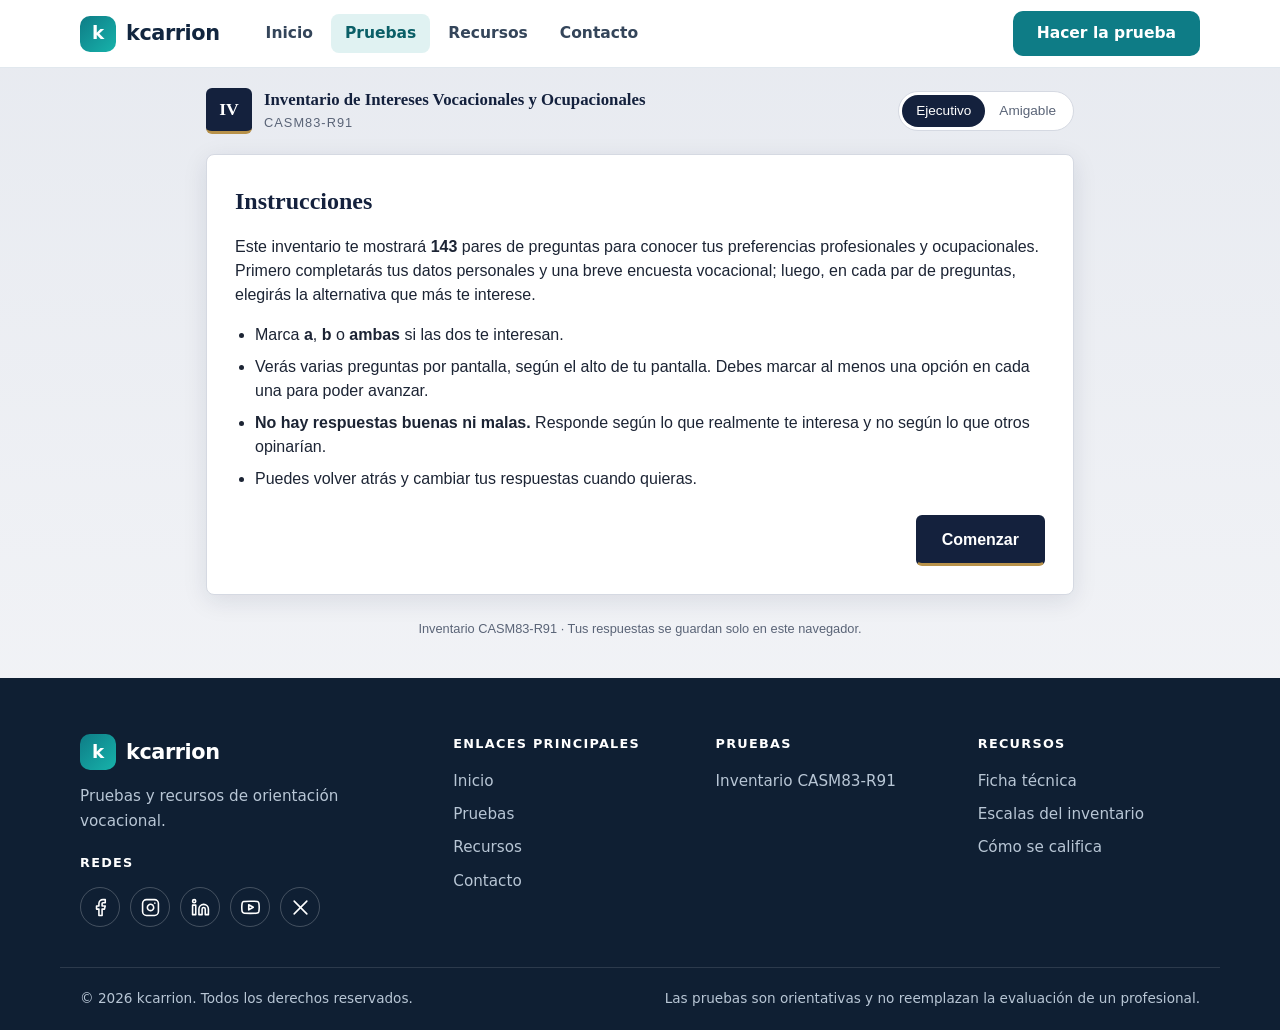
<file: psicologia/pruebas/casm83/casm83.html>
<!DOCTYPE html>
<html lang="es" data-theme="ejecutivo">
<head>
  <meta charset="UTF-8">
  <meta name="viewport" content="width=device-width, initial-scale=1">
  <title>Inventario CASM83-R91 · kcarrion</title>
  <link rel="stylesheet" href="../../../assets/site.css">
  <link rel="stylesheet" href="styles.css">
  <script src="../../../assets/site.js" defer></script>
</head>
<body data-page="pruebas">
  <div class="app">

    <header class="topbar">
      <div class="brand">
        <span class="logo" aria-hidden="true">IV</span>
        <div>
          <h1>Inventario de Intereses Vocacionales y Ocupacionales</h1>
          <p class="codigo">CASM83-R91</p>
        </div>
      </div>
      <div class="theme-switch" role="group" aria-label="Cambiar tema">
        <button type="button" data-theme-btn="ejecutivo">Ejecutivo</button>
        <button type="button" data-theme-btn="amigable">Amigable</button>
      </div>
    </header>

    <main>
      <!-- INTRODUCCIÓN -->
      <section id="screen-intro" class="card">
        <h2>Instrucciones</h2>
        <p>
          Este inventario te mostrará <strong id="total-intro">143</strong> pares de preguntas para conocer
          tus preferencias profesionales y ocupacionales. Primero completarás tus datos personales y una
          breve encuesta vocacional; luego, en cada par de preguntas, elegirás la alternativa
          que más te interese.
        </p>
        <ul class="reglas">
          <li>Marca <strong>a</strong>, <strong>b</strong> o <strong>ambas</strong> si las dos te interesan.</li>
          <li>Verás varias preguntas por pantalla, según el alto de tu pantalla. Debes marcar al menos una opción en cada una para poder avanzar.</li>
          <li><strong>No hay respuestas buenas ni malas.</strong> Responde según lo que realmente te interesa y no según lo que otros opinarían.</li>
          <li>Puedes volver atrás y cambiar tus respuestas cuando quieras.</li>
        </ul>
        <div class="acciones">
          <button type="button" id="btn-continuar" class="btn btn-secundario hidden">Continuar donde quedé</button>
          <button type="button" id="btn-comenzar" class="btn btn-primario">Comenzar</button>
        </div>
      </section>

      <!-- PASO 1: DATOS PERSONALES -->
      <section id="screen-datos" class="card hidden">
        <p class="paso">Paso 1 de 3</p>
        <h2>Datos personales</h2>
        <form id="form-datos" novalidate autocomplete="off">
          <div class="form-grid">
            <div class="campo ancho">
              <label for="apellidos">Apellidos y nombres</label>
              <input id="apellidos" type="text">
              <small class="err" data-err="apellidos"></small>
            </div>

            <div class="campo">
              <label for="edad">Edad</label>
              <input id="edad" type="number" inputmode="numeric" min="4" max="99">
              <small class="err" data-err="edad"></small>
            </div>

            <div class="campo">
              <label for="sexo">Sexo</label>
              <select id="sexo">
                <option value="">Selecciona</option>
                <option value="varon">Varón</option>
                <option value="mujer">Mujer</option>
              </select>
              <small class="err" data-err="sexo"></small>
            </div>

            <div class="campo ancho">
              <label for="lugar">Lugar de nacimiento</label>
              <input id="lugar" type="text">
              <small class="err" data-err="lugar"></small>
            </div>

            <div class="campo ancho">
              <span class="etiqueta">Fecha de nacimiento</span>
              <div class="fecha-fila">
                <input id="dia" type="number" inputmode="numeric" min="1" max="31" placeholder="Día" aria-label="Día">
                <select id="mes" aria-label="Mes">
                  <option value="">Mes</option>
                  <option value="1">Enero</option>
                  <option value="2">Febrero</option>
                  <option value="3">Marzo</option>
                  <option value="4">Abril</option>
                  <option value="5">Mayo</option>
                  <option value="6">Junio</option>
                  <option value="7">Julio</option>
                  <option value="8">Agosto</option>
                  <option value="9">Septiembre</option>
                  <option value="10">Octubre</option>
                  <option value="11">Noviembre</option>
                  <option value="12">Diciembre</option>
                </select>
                <input id="anio" type="number" inputmode="numeric" min="1900" placeholder="Año" aria-label="Año">
              </div>
              <small class="err" data-err="fecha"></small>
            </div>

            <div class="campo ancho">
              <label for="centro">Centro educativo</label>
              <input id="centro" type="text">
              <small class="err" data-err="centro"></small>
            </div>

            <div class="campo">
              <label for="grado">Grado de instrucción</label>
              <input id="grado" type="text" list="lista-grados">
              <datalist id="lista-grados">
                <option value="Primaria">
                <option value="1.° de secundaria">
                <option value="2.° de secundaria">
                <option value="3.° de secundaria">
                <option value="4.° de secundaria">
                <option value="5.° de secundaria">
                <option value="Superior técnico">
                <option value="Superior universitario">
              </datalist>
              <small class="err" data-err="grado"></small>
            </div>

            <div class="campo">
              <label for="examinador">Examinador</label>
              <input id="examinador" type="text">
              <small class="err" data-err="examinador"></small>
            </div>
          </div>

          <p id="msg-datos" class="mensaje" role="alert"></p>

          <div class="nav">
            <button type="button" id="datos-atras" class="btn btn-secundario">&larr; Atrás</button>
            <button type="submit" class="btn btn-primario">Siguiente &rarr;</button>
          </div>
        </form>
      </section>

      <!-- PASO 2: ENCUESTA VOCACIONAL -->
      <section id="screen-encuesta" class="card hidden">
        <p class="paso">Paso 2 de 3</p>
        <h2>Encuesta vocacional</h2>
        <p class="ayuda">Escribe tus tres opciones en cada grupo, de la que más te gusta (1º) a la que menos (3º).</p>
        <form id="form-encuesta" novalidate autocomplete="off">

          <fieldset class="grupo">
            <legend>Escriba en orden de preferencia tres oficios que le gustaría tener:</legend>
            <div class="trio">
              <div class="campo"><label for="oficio1">1º</label><input id="oficio1" type="text"></div>
              <div class="campo"><label for="oficio2">2º</label><input id="oficio2" type="text"></div>
              <div class="campo"><label for="oficio3">3º</label><input id="oficio3" type="text"></div>
            </div>
          </fieldset>

          <fieldset class="grupo">
            <legend>Escriba en orden de preferencia tres carreras técnicas que le gustaría seguir:</legend>
            <div class="trio">
              <div class="campo"><label for="tecnica1">1º</label><input id="tecnica1" type="text"></div>
              <div class="campo"><label for="tecnica2">2º</label><input id="tecnica2" type="text"></div>
              <div class="campo"><label for="tecnica3">3º</label><input id="tecnica3" type="text"></div>
            </div>
          </fieldset>

          <fieldset class="grupo">
            <legend>Escriba en orden de preferencia tres carreras profesionales que le gustaría seguir:</legend>
            <div class="trio">
              <div class="campo"><label for="carrera1">1º</label><input id="carrera1" type="text"></div>
              <div class="campo"><label for="carrera2">2º</label><input id="carrera2" type="text"></div>
              <div class="campo"><label for="carrera3">3º</label><input id="carrera3" type="text"></div>
            </div>
          </fieldset>

          <p id="msg-encuesta" class="mensaje" role="alert"></p>

          <div class="nav">
            <button type="button" id="encuesta-atras" class="btn btn-secundario">&larr; Atrás</button>
            <button type="submit" class="btn btn-primario">Siguiente &rarr;</button>
          </div>
        </form>
      </section>

      <!-- PASO 3: CUESTIONARIO -->
      <section id="screen-quiz" class="card hidden">
        <div class="progreso-info">
          <span id="contador">Preguntas 1 de 143</span>
          <span id="porcentaje">0%</span>
        </div>
        <div class="barra" role="progressbar" aria-valuemin="0" aria-valuemax="100" aria-valuenow="0" id="barra">
          <div class="barra-fill" id="barra-fill"></div>
        </div>

        <div id="lista" class="lista"></div>

        <p id="mensaje" class="mensaje" role="alert"></p>

        <div class="nav">
          <button type="button" id="btn-atras" class="btn btn-secundario">&larr; Atrás</button>
          <button type="button" id="btn-siguiente" class="btn btn-primario">Siguiente &rarr;</button>
        </div>
      </section>

      <!-- FINAL -->
      <section id="screen-end" class="card hidden">
        <h2>¡Cuestionario completado!</h2>
        <p>Gracias por responder las <strong id="total-fin">143</strong> preguntas. Este es el resumen de tus respuestas:</p>
        <dl id="ficha" class="ficha"></dl>
        <div class="resumen">
          <div class="dato"><span class="num" id="res-a">0</span><span>Solo a</span></div>
          <div class="dato"><span class="num" id="res-b">0</span><span>Solo b</span></div>
          <div class="dato"><span class="num" id="res-ab">0</span><span>Ambas</span></div>
        </div>

        <h3>Validez de la aplicación</h3>
        <p class="ayuda">Se revisa primero: con 5 o más respuestas "a" en VERA, o 5 o más inconsistencias, la aplicación se anula y se debe aplicar retest.</p>
        <div id="validez" class="validez"></div>

        <h3>Tabla de respuestas</h3>
        <p class="ayuda">Cada casilla es una pregunta (1 a 143, por filas). La <strong>A</strong> suma en su columna y la <strong>B</strong> suma en su fila (solo en las 11 columnas de áreas). Las marcas tachadas no suman: en VERA cuenta solo la A y CONS se evalúa comparando pares de ítems.</p>
        <div class="tabla-wrap"><table id="tabla-resultados" class="tabla"></table></div>

        <h3>Puntajes, categoría y percentil</h3>
        <p class="ayuda">PD = A de la columna + B de la fila (máximo 22). Categoría y percentil según el dispersigrama de <strong id="baremo-sexo">varones</strong>; el baremo da el percentil como rango de cada categoría.</p>
        <div class="tabla-wrap"><table id="tabla-puntajes" class="tabla compacta"></table></div>

        <h3>Perfil de intereses</h3>
        <div class="grafica-wrap"><div id="grafica"></div></div>
        <div id="leyenda" class="leyenda"></div>

        <h3>Revisar o corregir respuestas</h3>
        <p class="ayuda">Toca un número para volver a esa pregunta.</p>
        <div id="grilla" class="grilla"></div>

        <div class="acciones">
          <button type="button" id="btn-csv" class="btn btn-secundario">Descargar respuestas (CSV)</button>
          <button type="button" id="btn-reiniciar" class="btn btn-peligro">Reiniciar</button>
        </div>
      </section>
    </main>

    <footer class="pie">Inventario CASM83-R91 · Tus respuestas se guardan solo en este navegador.</footer>
  </div>

  <script src="preguntas.js"></script>
  <script src="app.js"></script>
</body>
</html>
</file>
<file: midis/estilos.css>
:root {
  --fondo: #eef1f4;
  --papel: #ffffff;
  --tinta: #17232d;
  --tinta-suave: #5a6772;
  --linea: #d3dae0;
  --acento: #0b5c6b;
  --acento-oscuro: #08434e;
  --resalte: #ffe48a;
  --alerta-fondo: #fff4d6;
  --alerta-texto: #6a4b00;
  --radio: 6px;
}

* { box-sizing: border-box; }

html { scroll-padding-top: 15rem; }

body {
  margin: 0;
  background: var(--fondo);
  color: var(--tinta);
  font-family: "Segoe UI Variable Text", "Segoe UI", system-ui, -apple-system, Roboto, sans-serif;
  font-size: 1rem;
  line-height: 1.5;
}

.contenedor { max-width: 62rem; margin: 0 auto; padding: 0 1.25rem; }

.sr-only {
  position: absolute; width: 1px; height: 1px; padding: 0; margin: -1px;
  overflow: hidden; clip: rect(0, 0, 0, 0); white-space: nowrap; border: 0;
}

/* Cabecera fija con buscador */
.cabecera {
  position: sticky; top: 0; z-index: 5;
  background: var(--papel);
  border-bottom: 1px solid var(--linea);
  padding: 1.25rem 0 0.9rem;
}

h1 { margin: 0; font-size: 1.6rem; font-weight: 650; letter-spacing: -0.01em; }
.subtitulo { margin: 0.15rem 0 1rem; color: var(--tinta-suave); }

.buscador { position: relative; }

.buscador input {
  width: 100%;
  font: inherit; font-size: 1.1rem;
  padding: 0.8rem 3rem 0.8rem 1rem;
  border: 2px solid var(--linea);
  border-radius: var(--radio);
  background: var(--fondo);
  color: var(--tinta);
}
.buscador input:focus { outline: none; border-color: var(--acento); background: var(--papel); }
.buscador input::-webkit-search-cancel-button { display: none; }

.btn-limpiar {
  position: absolute; right: 0.4rem; top: 50%; transform: translateY(-50%);
  width: 2.2rem; height: 2.2rem;
  border: 0; border-radius: 50%;
  background: transparent; color: var(--tinta-suave);
  font-size: 1.5rem; line-height: 1; cursor: pointer;
}
.btn-limpiar:hover { background: var(--linea); }

.barra {
  display: flex; flex-wrap: wrap; gap: 0.6rem 1rem;
  align-items: center; justify-content: space-between;
  margin-top: 0.8rem;
}

.filtros { display: flex; gap: 0.4rem; flex-wrap: wrap; }

.filtro {
  font: inherit; font-size: 0.9rem;
  padding: 0.3rem 0.8rem;
  border: 1px solid var(--linea); border-radius: 999px;
  background: var(--papel); color: var(--tinta);
  cursor: pointer;
}
.filtro:hover { border-color: var(--acento); }
.filtro.activo { background: var(--acento); border-color: var(--acento); color: #fff; }

.contador { margin: 0; font-size: 0.9rem; color: var(--tinta-suave); font-variant-numeric: tabular-nums; }

/* Tabla de resultados */
main { padding-top: 1.25rem; padding-bottom: 3rem; }

.tabla {
  background: var(--papel);
  border: 1px solid var(--linea);
  border-radius: var(--radio);
  overflow: hidden;
}

.fila {
  display: grid;
  grid-template-columns: 8.5rem 1fr 15rem;
  gap: 1rem;
  align-items: center;
  padding: 0.7rem 1rem;
  border-top: 1px solid var(--linea);
}
.fila:first-child { border-top: 0; }

.encabezado {
  background: #f6f8fa;
  font-size: 0.85rem; font-weight: 600; color: var(--tinta-suave);
  padding-top: 0.55rem; padding-bottom: 0.55rem;
}

#resultados .fila:hover { background: #f7fafb; }

.ruc {
  font-variant-numeric: tabular-nums;
  font-feature-settings: "tnum";
  letter-spacing: 0.02em;
}
.ruc.invalido { color: var(--tinta-suave); }

.entidad { font-weight: 550; overflow-wrap: anywhere; }

mark { background: var(--resalte); color: inherit; border-radius: 2px; padding: 0 1px; }

.acciones { display: flex; gap: 0.4rem; align-items: center; flex-wrap: wrap; }

.btn-abrir {
  display: inline-block;
  padding: 0.35rem 0.85rem;
  border-radius: var(--radio);
  background: var(--acento); color: #fff;
  font-size: 0.92rem; font-weight: 600; text-decoration: none;
}
.btn-abrir:hover { background: var(--acento-oscuro); }

.btn-copiar {
  font: inherit; font-size: 0.85rem;
  padding: 0.3rem 0.6rem;
  border: 1px solid var(--linea); border-radius: var(--radio);
  background: var(--papel); color: var(--tinta);
  cursor: pointer;
}
.btn-copiar:hover { border-color: var(--acento); color: var(--acento); }

.etiqueta-texto {
  display: inline-block;
  padding: 0.2rem 0.6rem;
  border-radius: var(--radio);
  background: var(--alerta-fondo); color: var(--alerta-texto);
  font-size: 0.88rem; font-weight: 600;
}

.dominio { display: block; width: 100%; font-size: 0.78rem; color: var(--tinta-suave); overflow-wrap: anywhere; }

a:focus-visible, button:focus-visible, input:focus-visible {
  outline: 3px solid #1b8aa0; outline-offset: 2px;
}

.vacio { text-align: center; color: var(--tinta-suave); padding: 2.5rem 1rem; }

.btn-mas {
  display: block; margin: 1.25rem auto 0;
  font: inherit; font-weight: 600;
  padding: 0.6rem 1.4rem;
  border: 2px solid var(--acento); border-radius: var(--radio);
  background: var(--papel); color: var(--acento);
  cursor: pointer;
}
.btn-mas:hover { background: var(--acento); color: #fff; }

.aviso {
  background: var(--alerta-fondo); color: var(--alerta-texto);
  border: 1px solid #e9cf8a; border-radius: var(--radio);
  padding: 0.9rem 1rem; margin-bottom: 1rem;
}
.aviso label {
  display: inline-block; margin-top: 0.5rem;
  padding: 0.35rem 0.8rem; border-radius: var(--radio);
  background: var(--acento); color: #fff; font-weight: 600; cursor: pointer;
}
.aviso input[type="file"] { display: none; }

.toast {
  position: fixed; left: 50%; bottom: 1.5rem; transform: translateX(-50%);
  background: var(--tinta); color: #fff;
  padding: 0.55rem 1.1rem; border-radius: var(--radio);
  font-size: 0.92rem;
}

/* Celular: cada fila se apila */
@media (max-width: 700px) {
  html { scroll-padding-top: 17rem; }
  h1 { font-size: 1.3rem; }
  .encabezado { display: none; }
  .fila { grid-template-columns: 1fr; gap: 0.35rem; padding: 0.85rem 1rem; }
  .ruc { font-size: 0.88rem; color: var(--tinta-suave); }
}

@media (prefers-reduced-motion: reduce) {
  * { transition: none !important; animation: none !important; }
}
</file>
<file: assets/site.css>
/* =====================================================================
   site.css · estilos compartidos de kcarrion (navbar, footer y páginas)
   Todos los colores y medidas están en :root. Cambia solo estas variables
   para ajustar el aspecto de todo el sitio.
   Las clases llevan el prefijo "sx-" para no chocar con otros estilos.
   ===================================================================== */

:root {
  --sx-ink: #12263f;          /* títulos, texto fuerte */
  --sx-text: #34455a;         /* texto general */
  --sx-muted: #66768a;        /* texto secundario */
  --sx-bg: #ffffff;
  --sx-soft: #f3f8fa;         /* fondos suaves */
  --sx-tint: #e0f2f2;         /* fondos de acento */
  --sx-line: #e1e8ee;         /* bordes */
  --sx-primary: #0e7c86;      /* botones y enlaces (turquesa) */
  --sx-primary-dark: #0a5f67;
  --sx-accent: #17b3ab;       /* detalles y degradados */
  --sx-footer: #0f1f33;       /* fondo del footer */
  --sx-footer-text: #b8c6d5;
  --sx-radius: 12px;
  --sx-shadow: 0 8px 28px rgba(18, 38, 63, 0.08);
  --sx-nav-h: 68px;           /* alto del navbar (lo usa también el cuestionario) */
  --sx-max: 1160px;
  --sx-font: "Inter", system-ui, -apple-system, "Segoe UI", Roboto, "Helvetica Neue", Arial, sans-serif;
}

/* ===== Navbar ===== */
.sx-nav, .sx-nav *, .sx-footer, .sx-footer * { box-sizing: border-box; }

.sx-nav {
  position: sticky;
  top: 0;
  z-index: 100;
  background: rgba(255, 255, 255, 0.97);
  backdrop-filter: saturate(160%) blur(8px);
  border-bottom: 1px solid var(--sx-line);
  font-family: var(--sx-font);
}

.sx-nav__bar {
  max-width: var(--sx-max);
  height: calc(var(--sx-nav-h) - 1px); /* el borde inferior suma 1px: el navbar mide --sx-nav-h en total */
  margin: 0 auto;
  padding: 0 20px;
  display: flex;
  align-items: center;
  gap: 32px;
}

.sx-brand {
  display: inline-flex;
  align-items: center;
  gap: 10px;
  text-decoration: none;
  color: var(--sx-ink);
}

.sx-brand__mark {
  display: grid;
  place-items: center;
  width: 36px;
  height: 36px;
  border-radius: 10px;
  background: linear-gradient(135deg, var(--sx-primary), var(--sx-accent));
  color: #fff;
  font-weight: 800;
  font-size: 1.15rem;
  line-height: 1;
}

.sx-brand__name {
  font-size: 1.3rem;
  font-weight: 800;
  letter-spacing: -0.02em;
}

.sx-menu {
  flex: 1;
  display: flex;
  align-items: center;
  gap: 24px;
}

.sx-menu ul {
  display: flex;
  gap: 4px;
  margin: 0;
  padding: 0;
  list-style: none;
}

.sx-link {
  display: block;
  padding: 8px 14px;
  border-radius: 8px;
  color: var(--sx-text);
  font-size: 0.97rem;
  font-weight: 600;
  text-decoration: none;
  transition: background 0.15s, color 0.15s;
}

.sx-link:hover { background: var(--sx-soft); color: var(--sx-ink); }
.sx-link[aria-current="page"] { background: var(--sx-tint); color: var(--sx-primary-dark); }

.sx-menu__cta { margin-left: auto; }

.sx-burger {
  display: none;
  width: 44px;
  height: 44px;
  margin-left: auto;
  padding: 0;
  border: 1px solid var(--sx-line);
  border-radius: 10px;
  background: #fff;
  cursor: pointer;
  flex-direction: column;
  align-items: center;
  justify-content: center;
  gap: 5px;
}

.sx-burger span {
  display: block;
  width: 20px;
  height: 2px;
  border-radius: 2px;
  background: var(--sx-ink);
  transition: transform 0.2s, opacity 0.2s;
}

.sx-nav.is-open .sx-burger span:nth-child(1) { transform: translateY(7px) rotate(45deg); }
.sx-nav.is-open .sx-burger span:nth-child(2) { opacity: 0; }
.sx-nav.is-open .sx-burger span:nth-child(3) { transform: translateY(-7px) rotate(-45deg); }

/* ===== Botones ===== */
.sx-btn {
  display: inline-flex;
  align-items: center;
  justify-content: center;
  gap: 8px;
  padding: 11px 22px;
  border: 2px solid transparent;
  border-radius: 10px;
  font-family: var(--sx-font);
  font-size: 0.97rem;
  font-weight: 700;
  line-height: 1.2;
  text-decoration: none;
  cursor: pointer;
  transition: background 0.15s, border-color 0.15s, transform 0.1s;
}

.sx-btn:hover { transform: translateY(-1px); }
.sx-btn--primary { background: var(--sx-primary); color: #fff; }
.sx-btn--primary:hover { background: var(--sx-primary-dark); }
.sx-btn--ghost { background: #fff; color: var(--sx-ink); border-color: var(--sx-line); }
.sx-btn--ghost:hover { border-color: var(--sx-primary); color: var(--sx-primary-dark); }
.sx-btn--light { background: #fff; color: var(--sx-primary-dark); }
.sx-btn--light:hover { background: var(--sx-tint); }

/* ===== Footer ===== */
.sx-footer {
  margin-top: 0;
  background: var(--sx-footer);
  color: var(--sx-footer-text);
  font-family: var(--sx-font);
  font-size: 0.95rem;
  line-height: 1.6;
}

.sx-footer__grid {
  max-width: var(--sx-max);
  margin: 0 auto;
  padding: 56px 20px 40px;
  display: grid;
  grid-template-columns: 1.5fr 1fr 1fr 1fr;
  gap: 40px;
}

.sx-footer .sx-brand { color: #fff; }
.sx-footer__desc { max-width: 34ch; margin: 14px 0 20px; }

.sx-footer h3 {
  margin: 0 0 14px;
  color: #fff;
  font-size: 0.8rem;
  font-weight: 700;
  letter-spacing: 0.1em;
  text-transform: uppercase;
}

.sx-footer ul { margin: 0; padding: 0; list-style: none; }
.sx-footer li { margin-bottom: 9px; }

.sx-footer a {
  color: var(--sx-footer-text);
  text-decoration: none;
  transition: color 0.15s;
}

.sx-footer a:hover { color: #fff; text-decoration: underline; }

.sx-social { display: flex; flex-wrap: wrap; gap: 10px; }

.sx-footer .sx-social a {
  display: grid;
  place-items: center;
  width: 40px;
  height: 40px;
  border: 1px solid rgba(255, 255, 255, 0.22);
  border-radius: 50%;
  color: #fff;
  transition: background 0.15s, border-color 0.15s;
}

.sx-footer .sx-social a:hover { background: var(--sx-primary); border-color: var(--sx-primary); text-decoration: none; }

.sx-social svg {
  width: 19px;
  height: 19px;
  fill: none;
  stroke: currentColor;
  stroke-width: 2;
  stroke-linecap: round;
  stroke-linejoin: round;
}

.sx-footer__bottom {
  max-width: var(--sx-max);
  margin: 0 auto;
  padding: 20px;
  display: flex;
  justify-content: space-between;
  gap: 8px 24px;
  flex-wrap: wrap;
  border-top: 1px solid rgba(255, 255, 255, 0.12);
  font-size: 0.85rem;
}

.sx-footer__bottom p { margin: 0; }

/* ===== Páginas (usar <body class="sx-page">) ===== */
body.sx-page {
  margin: 0;
  background: var(--sx-bg);
  color: var(--sx-text);
  font-family: var(--sx-font);
  line-height: 1.6;
}

.sx-page *, .sx-page *::before, .sx-page *::after { box-sizing: border-box; }
.sx-page [id] { scroll-margin-top: calc(var(--sx-nav-h) + 16px); }

.sx-wrap { max-width: var(--sx-max); margin: 0 auto; padding: 0 20px; }
.sx-section { padding: 72px 0; }
.sx-section--soft { background: var(--sx-soft); }

.sx-eyebrow {
  margin: 0;
  color: var(--sx-primary);
  font-size: 0.78rem;
  font-weight: 700;
  letter-spacing: 0.1em;
  text-transform: uppercase;
}

.sx-h1, .sx-h2, .sx-h3 { color: var(--sx-ink); font-weight: 800; letter-spacing: -0.025em; }
.sx-h1 { margin: 10px 0 16px; font-size: clamp(2rem, 4.6vw, 3.2rem); line-height: 1.1; }
.sx-h2 { margin: 8px 0 12px; font-size: clamp(1.6rem, 3vw, 2.2rem); line-height: 1.2; }
.sx-h3 { margin: 0 0 8px; font-size: 1.15rem; line-height: 1.3; letter-spacing: -0.01em; }
.sx-lead { max-width: 58ch; margin: 0; font-size: 1.15rem; }
.sx-center { text-align: center; }
.sx-center .sx-lead { margin-left: auto; margin-right: auto; }

/* Hero */
.sx-hero {
  padding: 72px 0 80px;
  background: linear-gradient(180deg, #ffffff 0%, #e9f6f6 100%);
}

.sx-hero__grid {
  display: grid;
  grid-template-columns: 1.1fr 0.9fr;
  gap: 48px;
  align-items: center;
}

.sx-actions { display: flex; flex-wrap: wrap; gap: 12px; margin-top: 28px; }

.sx-meta {
  display: flex;
  flex-wrap: wrap;
  gap: 8px 22px;
  margin: 24px 0 0;
  padding: 0;
  list-style: none;
  color: var(--sx-muted);
  font-size: 0.92rem;
}

.sx-meta li::before { content: "✓ "; color: var(--sx-primary); font-weight: 800; }

/* Tarjetas */
.sx-card {
  padding: 28px;
  background: #fff;
  border: 1px solid var(--sx-line);
  border-radius: var(--sx-radius);
  box-shadow: var(--sx-shadow);
}

.sx-card p { margin: 0; }
.sx-grid-3 { display: grid; grid-template-columns: repeat(3, 1fr); gap: 24px; margin-top: 40px; }
.sx-grid-2 { display: grid; grid-template-columns: repeat(2, 1fr); gap: 24px; margin-top: 32px; }

.sx-icon {
  display: grid;
  place-items: center;
  width: 48px;
  height: 48px;
  margin-bottom: 16px;
  border-radius: 12px;
  background: var(--sx-tint);
  color: var(--sx-primary);
}

.sx-icon svg {
  width: 24px;
  height: 24px;
  fill: none;
  stroke: currentColor;
  stroke-width: 2;
  stroke-linecap: round;
  stroke-linejoin: round;
}

.sx-mock { padding: 22px; }
.sx-mock__tag { margin: 0 0 8px; color: var(--sx-muted); font-size: 0.78rem; font-weight: 600; }
.sx-mock svg { display: block; width: 100%; height: auto; }
.sx-mock .t { font: 600 11px var(--sx-font); fill: var(--sx-text); }
.sx-mock .v { font: 700 11px var(--sx-font); fill: var(--sx-ink); }
.sx-mock .g { stroke: var(--sx-line); }

/* Pasos */
.sx-steps { display: grid; grid-template-columns: repeat(3, 1fr); gap: 24px; margin: 40px 0 0; padding: 0; list-style: none; counter-reset: paso; }
.sx-steps li { position: relative; padding: 28px 24px 24px; background: #fff; border: 1px solid var(--sx-line); border-radius: var(--sx-radius); counter-increment: paso; }
.sx-steps li::before {
  content: counter(paso);
  display: grid;
  place-items: center;
  width: 36px;
  height: 36px;
  margin-bottom: 14px;
  border-radius: 50%;
  background: var(--sx-primary);
  color: #fff;
  font-weight: 800;
}

.sx-steps p { margin: 0; }

/* Banda de llamada a la acción */
.sx-cta { padding: 64px 0; background: linear-gradient(135deg, var(--sx-primary-dark), var(--sx-primary)); color: #e8f6f6; text-align: center; }
.sx-cta .sx-h2 { color: #fff; margin-top: 0; }
.sx-cta p { max-width: 52ch; margin: 0 auto 24px; }

/* Encabezado de página interior */
.sx-pagehead { padding: 56px 0 48px; background: linear-gradient(180deg, #fff 0%, #e9f6f6 100%); border-bottom: 1px solid var(--sx-line); }
.sx-pagehead .sx-h1 { font-size: clamp(1.9rem, 4vw, 2.6rem); margin-bottom: 10px; }

/* Tarjeta de prueba */
.sx-test { display: flex; flex-direction: column; gap: 14px; }
.sx-test--muted { background: var(--sx-soft); box-shadow: none; border-style: dashed; color: var(--sx-muted); }
.sx-tags { display: flex; flex-wrap: wrap; gap: 8px; margin: 0; padding: 0; list-style: none; }
.sx-tags li { padding: 4px 12px; border-radius: 999px; background: var(--sx-tint); color: var(--sx-primary-dark); font-size: 0.82rem; font-weight: 700; }

/* Listas de datos */
.sx-dl { display: grid; grid-template-columns: max-content 1fr; gap: 10px 24px; margin: 0; }
.sx-dl dt { color: var(--sx-ink); font-weight: 700; }
.sx-dl dd { margin: 0; }

.sx-escalas { display: grid; grid-template-columns: repeat(2, 1fr); gap: 16px; margin-top: 32px; }
.sx-escala { padding: 20px 22px; background: #fff; border: 1px solid var(--sx-line); border-radius: var(--sx-radius); }
.sx-escala h3 { display: flex; align-items: baseline; gap: 10px; margin: 0 0 6px; color: var(--sx-ink); font-size: 1.05rem; }
.sx-escala h3 span { padding: 2px 9px; border-radius: 6px; background: var(--sx-tint); color: var(--sx-primary-dark); font-size: 0.75rem; font-weight: 800; letter-spacing: 0.04em; }
.sx-escala p { margin: 0; font-size: 0.95rem; }

/* Formulario */
.sx-form { display: grid; gap: 18px; }
.sx-field { display: grid; gap: 6px; }
.sx-field label { color: var(--sx-ink); font-size: 0.9rem; font-weight: 700; }

.sx-field input,
.sx-field textarea {
  width: 100%;
  padding: 12px 14px;
  border: 2px solid var(--sx-line);
  border-radius: 10px;
  background: #fff;
  color: var(--sx-ink);
  font: inherit;
  font-size: 1rem;
  transition: border-color 0.15s, box-shadow 0.15s;
}

.sx-field textarea { min-height: 140px; resize: vertical; }
.sx-field input:focus, .sx-field textarea:focus { outline: none; border-color: var(--sx-primary); box-shadow: 0 0 0 3px var(--sx-tint); }
.sx-field.sx-error input, .sx-field.sx-error textarea { border-color: #b3372b; }
.sx-field .sx-msg { min-height: 1.1em; color: #b3372b; font-size: 0.82rem; font-weight: 600; }
.sx-note { margin: 0; color: var(--sx-muted); font-size: 0.88rem; }
.sx-contact-list { display: grid; gap: 14px; margin: 24px 0 0; padding: 0; list-style: none; }
.sx-contact-list a { color: var(--sx-primary-dark); font-weight: 700; }

.sx-page :focus-visible, .sx-nav :focus-visible, .sx-footer :focus-visible { outline: 3px solid var(--sx-accent); outline-offset: 2px; }

/* ===== Tablet y móvil ===== */
@media (max-width: 960px) {
  .sx-footer__grid { grid-template-columns: 1fr 1fr; }
  .sx-hero__grid { grid-template-columns: 1fr; gap: 36px; }
  .sx-grid-3, .sx-steps { grid-template-columns: 1fr; }
}

@media (max-width: 860px) {
  .sx-burger { display: flex; }

  .sx-menu {
    position: absolute;
    top: var(--sx-nav-h);
    left: 0;
    right: 0;
    display: none;
    flex-direction: column;
    align-items: stretch;
    gap: 12px;
    padding: 12px 20px 20px;
    background: #fff;
    border-bottom: 1px solid var(--sx-line);
    box-shadow: 0 16px 28px rgba(18, 38, 63, 0.1);
  }

  .sx-nav.is-open .sx-menu { display: flex; }
  .sx-menu ul { flex-direction: column; }
  .sx-link { padding: 12px 14px; }
  .sx-menu__cta { margin-left: 0; }
}

@media (max-width: 640px) {
  .sx-section { padding: 52px 0; }
  .sx-hero { padding: 48px 0 56px; }
  .sx-footer__grid { grid-template-columns: 1fr; gap: 28px; padding-top: 44px; }
  .sx-grid-2, .sx-escalas { grid-template-columns: 1fr; }
  .sx-dl { grid-template-columns: 1fr; gap: 2px; }
  .sx-dl dd { margin-bottom: 10px; }
  .sx-footer__bottom { flex-direction: column; }
}

@media (prefers-reduced-motion: reduce) {
  .sx-nav *, .sx-btn, .sx-footer a { transition: none !important; }
}
</file>
<file: pruebas/calificacion/casm83/cam83.css>
:root {
  --bg: #f3f7f6; --card: #fff; --texto: #1f2d2b; --suave: #5f7370;
  --prim: #0f9d8a; --prim-osc: #0a6558; --acento-suave: #ffe9e2; --acento: #ff7a59;
  --borde: #d9e6e3; --error: #d6452a; --ok: #0b7d6d;
  --cat1: #daf1ed; --cat2: #b3e4dc; --cat3: #8ad6cb; --cat4: #5fc6b8;
  --cat5: #33b3a3; --cat6: #0f9d8a; --cat7: #0a6558;
}
* { box-sizing: border-box; }
body { margin: 0; background: var(--bg); color: var(--texto);
  font-family: -apple-system, "Segoe UI", Roboto, Arial, sans-serif; line-height: 1.4; }
.hidden { display: none !important; }
.app { max-width: 1100px; margin: 0 auto; padding: 16px; }
h1 { font-size: 1.3rem; margin: 0; color: var(--prim-osc); }
h2 { font-size: 1.15rem; color: var(--prim-osc); margin: 24px 0 8px; }
.codigo { margin: 2px 0 14px; color: var(--suave); font-size: .9rem; }
.card { background: var(--card); border: 1px solid var(--borde); border-radius: 14px; padding: 16px; margin-bottom: 16px; }
.ayuda { margin: 0 0 12px; font-size: .9rem; color: var(--suave); }
.barra-sup { display: flex; flex-wrap: wrap; gap: 12px; align-items: center; justify-content: space-between; margin-bottom: 12px; }
.campo { display: flex; align-items: center; gap: 8px; font-weight: 600; font-size: .92rem; }
select { font: inherit; padding: 8px 10px; border: 1px solid var(--borde); border-radius: 8px; background: #fff; }
select.error { border-color: var(--error); box-shadow: 0 0 0 2px #d6452a33; }
.progreso { font-size: .9rem; color: var(--suave); font-weight: 600; }
.barra { height: 8px; background: var(--borde); border-radius: 99px; overflow: hidden; margin-bottom: 14px; }
.barra > div { height: 100%; width: 0; background: var(--prim); transition: width .2s; }

.tabla-wrap { overflow-x: auto; border: 1px solid var(--borde); border-radius: 10px; }
table { border-collapse: collapse; width: 100%; text-align: center; font-size: .8rem; }
th, td { border: 1px solid var(--borde); padding: 4px; }
thead th { background: var(--prim); color: #fff; font-size: .75rem; position: sticky; top: 0; }
tbody th, tfoot th { background: #e9f6f3; color: var(--prim-osc); font-size: .78rem; }
td.celda { min-width: 58px; }
td.celda.falta { background: #fff1ee; }
td.celda.ok { background: #f4fbf9; }
.n { display: block; font-size: .65rem; color: var(--suave); }
.m { display: inline-block; width: 24px; height: 24px; line-height: 22px; margin: 1px;
  border: 1px solid var(--borde); border-radius: 6px; background: #fff; color: var(--suave);
  font-weight: 700; font-size: .72rem; cursor: pointer; padding: 0; font-family: inherit; }
.m:hover { border-color: var(--prim); }
.m.a.on { background: var(--prim); border-color: var(--prim); color: #fff; }
.m.b.on { background: var(--acento-suave); border-color: var(--acento); color: var(--prim-osc); }
.m.x { text-decoration: line-through; opacity: .55; }
td.tot, tfoot td { background: #e9f6f3; font-weight: 700; }

.btn { font: inherit; font-weight: 700; padding: 10px 18px; border-radius: 10px; border: 1px solid var(--prim);
  cursor: pointer; background: var(--prim); color: #fff; }
.btn.sec { background: #fff; color: var(--prim-osc); }
.btn.pel { background: #fff; color: var(--error); border-color: var(--error); }
.btn:disabled { opacity: .45; cursor: not-allowed; }
.acciones { display: flex; flex-wrap: wrap; gap: 10px; align-items: center; margin-top: 14px; }
.mensaje { color: var(--error); font-weight: 600; font-size: .9rem; margin: 0; }

.validez { display: grid; grid-template-columns: repeat(auto-fit, minmax(210px, 1fr)); gap: 10px; margin-bottom: 8px; }
.vcard { border: 1px solid var(--borde); border-left: 4px solid var(--ok); border-radius: 8px; padding: 10px 12px; background: #fff; }
.vcard.mal { border-left-color: var(--error); }
.v-tit { font-size: .75rem; font-weight: 700; color: var(--suave); text-transform: uppercase; }
.v-val { font-size: 1.5rem; font-weight: 700; color: var(--prim-osc); }
.v-nota { font-size: .85rem; font-weight: 600; color: var(--ok); }
.vcard.mal .v-nota { color: var(--error); }
.v-det { font-size: .8rem; color: var(--suave); overflow-wrap: anywhere; }

.compacta { min-width: 560px; font-size: .9rem; }
.compacta td, .compacta th { padding: 8px 6px; }
.compacta tbody th { text-align: left; background: #fff; color: var(--prim-osc); }
.compacta tbody td:nth-child(1), .compacta tbody th + td { background: var(--acento-suave); }
.compacta thead th { font-size: .82rem; }
.grafica-wrap { overflow-x: auto; border: 1px solid var(--borde); border-radius: 12px; padding: 6px; background: #fff; }
.grafica { display: block; width: 100%; min-width: 760px; height: auto; }
.grafica text { font-family: inherit; }
.t-nombre { font-size: 13px; fill: var(--texto); } .t-val { font-size: 13px; font-weight: 700; fill: var(--prim-osc); }
.t-cat { font-size: 13px; font-weight: 700; fill: var(--texto); } .t-pc, .t-eje { font-size: 11px; fill: var(--suave); }
.rejilla { stroke: var(--borde); } .eje-linea { stroke: var(--suave); stroke-width: 1.2; }
.fila-alt { fill: var(--acento-suave); opacity: .55; }
.barra-cat { fill: var(--c); stroke: var(--prim-osc); stroke-opacity: .45; }
.cat-1 { --c: var(--cat1); } .cat-2 { --c: var(--cat2); } .cat-3 { --c: var(--cat3); } .cat-4 { --c: var(--cat4); }
.cat-5 { --c: var(--cat5); } .cat-6 { --c: var(--cat6); } .cat-7 { --c: var(--cat7); }
.leyenda { display: flex; flex-wrap: wrap; gap: 6px 16px; margin-top: 10px; font-size: .82rem; }
.ley-item { display: inline-flex; align-items: center; gap: 6px; }
.muestra { width: 14px; height: 14px; border-radius: 3px; background: var(--c); border: 1px solid var(--prim-osc); border-color: #0a655866; }
@media print { .no-print { display: none !important; } }
</file>
<file: psicologia/pruebas/casm83/styles.css>
/* ===== Variables de tema ===== */
:root {
  --fuente-titulos: Georgia, "Times New Roman", serif;
  --fuente-texto: -apple-system, "Segoe UI", Roboto, "Helvetica Neue", Arial, sans-serif;
}

/* Tema ejecutivo: azul marino y dorado, líneas sobrias */
[data-theme="ejecutivo"] {
  --bg: #eef0f4;
  --bg-grad: linear-gradient(180deg, #e7eaf0 0%, #f4f5f8 100%);
  --card: #ffffff;
  --texto: #1c2434;
  --texto-suave: #5a6477;
  --primario: #14213d;
  --primario-texto: #ffffff;
  --acento: #b8924a;
  --acento-suave: #f6efe0;
  --borde: #d5d9e2;
  --radio: 6px;
  --radio-grande: 8px;
  --sombra: 0 6px 24px rgba(20, 33, 61, 0.1);
  --fuente-titulos: Georgia, "Times New Roman", serif;
  --error: #a63a3a;
  --peligro: #8b2e2e;
  --ok: #2f6b4f;
  --cat1: #dde2ec; --cat2: #bcc6da; --cat3: #9aa9c6; --cat4: #7a8db1;
  --cat5: #5b71a0; --cat6: #3b5283; --cat7: #14213d;
}

/* Tema amigable: verde azulado y coral, formas redondeadas */
[data-theme="amigable"] {
  --bg: #fff7ef;
  --bg-grad: linear-gradient(160deg, #fff3e3 0%, #e9f8f4 100%);
  --card: #ffffff;
  --texto: #2b3a3a;
  --texto-suave: #6a7b7b;
  --primario: #0f9d8a;
  --primario-texto: #ffffff;
  --acento: #ff7a59;
  --acento-suave: #ffe9e2;
  --borde: #e3ece9;
  --radio: 14px;
  --radio-grande: 22px;
  --sombra: 0 10px 30px rgba(15, 157, 138, 0.14);
  --fuente-titulos: -apple-system, "Segoe UI", Roboto, "Helvetica Neue", Arial, sans-serif;
  --error: #d6452a;
  --peligro: #d6452a;
  --ok: #0b7d6d;
  --cat1: #daf1ed; --cat2: #b3e4dc; --cat3: #8ad6cb; --cat4: #5fc6b8;
  --cat5: #33b3a3; --cat6: #0f9d8a; --cat7: #0a6558;
}

/* ===== Base ===== */
* { box-sizing: border-box; }

html { -webkit-text-size-adjust: 100%; }

body {
  margin: 0;
  min-height: 100vh;
  font-family: var(--fuente-texto);
  color: var(--texto);
  background: var(--bg);
  background-image: var(--bg-grad);
  background-attachment: fixed;
  line-height: 1.5;
  transition: background 0.3s, color 0.3s;
}

.hidden { display: none !important; }

.app {
  max-width: 900px;
  margin: 0 auto;
  padding: 20px 16px 40px;
}

/* ===== Encabezado ===== */
.topbar {
  display: flex;
  align-items: center;
  justify-content: space-between;
  flex-wrap: wrap;
  gap: 14px;
  margin-bottom: 20px;
}

.brand { display: flex; align-items: center; gap: 12px; }

.logo {
  display: grid;
  place-items: center;
  width: 46px;
  height: 46px;
  flex: none;
  background: var(--primario);
  color: var(--primario-texto);
  font-family: var(--fuente-titulos);
  font-weight: 700;
  font-size: 1.1rem;
  border-radius: var(--radio);
  border-bottom: 3px solid var(--acento);
}

.brand h1 {
  margin: 0;
  font-family: var(--fuente-titulos);
  font-size: 1.05rem;
  line-height: 1.25;
  color: var(--primario);
}

.codigo {
  margin: 2px 0 0;
  font-size: 0.8rem;
  letter-spacing: 0.08em;
  color: var(--texto-suave);
}

.theme-switch {
  display: inline-flex;
  background: var(--card);
  border: 1px solid var(--borde);
  border-radius: 999px;
  padding: 3px;
}

.theme-switch button {
  border: 0;
  background: transparent;
  color: var(--texto-suave);
  font: inherit;
  font-size: 0.85rem;
  padding: 6px 14px;
  border-radius: 999px;
  cursor: pointer;
}

.theme-switch button.activo {
  background: var(--primario);
  color: var(--primario-texto);
}

/* ===== Tarjeta ===== */
.card {
  background: var(--card);
  border: 1px solid var(--borde);
  border-radius: var(--radio-grande);
  box-shadow: var(--sombra);
  padding: 28px;
  animation: entrar 0.3s ease;
}

.card h2 {
  margin: 0 0 12px;
  font-family: var(--fuente-titulos);
  color: var(--primario);
}

.card h3 {
  margin: 28px 0 4px;
  font-family: var(--fuente-titulos);
  color: var(--primario);
}

@keyframes entrar {
  from { opacity: 0; transform: translateY(8px); }
  to { opacity: 1; transform: none; }
}

.reglas { padding-left: 20px; margin: 16px 0 24px; }
.reglas li { margin-bottom: 8px; }

/* ===== Progreso ===== */
.progreso-info {
  display: flex;
  justify-content: space-between;
  font-size: 0.9rem;
  font-weight: 600;
  color: var(--texto-suave);
  margin-bottom: 8px;
}

.barra {
  height: 10px;
  background: var(--acento-suave);
  border-radius: 999px;
  overflow: hidden;
  margin-bottom: 16px;
}

.barra-fill {
  height: 100%;
  width: 0;
  background: linear-gradient(90deg, var(--primario), var(--acento));
  border-radius: 999px;
  transition: width 0.3s ease;
}

/* ===== Modo cuestionario: la tarjeta ocupa justo el alto de la pantalla ===== */
body.modo-quiz .app {
  height: calc(100vh - var(--sx-nav-h, 0px));
  height: calc(100dvh - var(--sx-nav-h, 0px));
  display: flex;
  flex-direction: column;
  padding-top: 10px;
  padding-bottom: 10px;
}

body.modo-quiz .topbar { margin-bottom: 10px; gap: 8px; flex: none; }
body.modo-quiz .logo { width: 34px; height: 34px; font-size: 0.9rem; }
body.modo-quiz .brand h1 { font-size: 0.9rem; }
body.modo-quiz .codigo { display: none; }
body.modo-quiz .theme-switch button { padding: 4px 10px; font-size: 0.8rem; }
body.modo-quiz .pie { display: none; }

body.modo-quiz main {
  flex: 1;
  min-height: 0;
  display: flex;
  flex-direction: column;
}

#screen-quiz {
  flex: 1;
  min-height: 0;
  display: flex;
  flex-direction: column;
  padding: 14px 18px;
}

#screen-quiz .progreso-info,
#screen-quiz .barra,
#screen-quiz .mensaje,
#screen-quiz .nav { flex: none; }

#screen-quiz .barra { margin-bottom: 12px; }

/* ===== Lista de preguntas (se llena según la altura disponible) ===== */
.lista {
  flex: 1;
  min-height: 0;
  overflow: hidden;
  display: flex;
  flex-direction: column;
  gap: 10px;
}

.pregunta {
  flex: none;
  border: 1px solid var(--borde);
  border-radius: var(--radio);
  padding: 8px 10px 10px;
  transition: box-shadow 0.15s, border-color 0.15s;
}

.pregunta-num {
  margin: 0 0 6px 2px;
  font-size: 0.75rem;
  font-weight: 700;
  letter-spacing: 0.06em;
  text-transform: uppercase;
  color: var(--acento);
}

.par {
  display: grid;
  grid-template-columns: 1fr 1fr;
  gap: 8px;
}

.pregunta.falta {
  border-color: var(--error);
  box-shadow: 0 0 0 2px var(--error);
}

.pregunta.falta .pregunta-num { color: var(--error); }

/* ===== Opciones ===== */
.opcion {
  display: flex;
  align-items: center;
  gap: 10px;
  width: 100%;
  text-align: left;
  font: inherit;
  font-size: 0.92rem;
  line-height: 1.35;
  color: var(--texto);
  background: var(--card);
  border: 2px solid var(--borde);
  border-radius: var(--radio);
  padding: 8px 10px;
  cursor: pointer;
  transition: border-color 0.15s, background 0.15s;
}

.opcion:hover { border-color: var(--acento); }

.opcion .letra {
  display: grid;
  place-items: center;
  flex: none;
  width: 28px;
  height: 28px;
  border-radius: 50%;
  border: 2px solid var(--borde);
  font-size: 0.85rem;
  font-weight: 700;
  text-transform: uppercase;
  color: var(--texto-suave);
  transition: all 0.15s;
}

.opcion[aria-pressed="true"] {
  border-color: var(--primario);
  background: var(--acento-suave);
}

.opcion[aria-pressed="true"] .letra {
  background: var(--primario);
  border-color: var(--primario);
  color: var(--primario-texto);
}

/* ===== Mensaje de error ===== */
.mensaje {
  min-height: 1.4em;
  margin: 8px 0 0;
  color: var(--error);
  font-weight: 600;
  font-size: 0.9rem;
}

.sacudir { animation: sacudir 0.35s; }

@keyframes sacudir {
  0%, 100% { transform: translateX(0); }
  20% { transform: translateX(-7px); }
  40% { transform: translateX(7px); }
  60% { transform: translateX(-5px); }
  80% { transform: translateX(5px); }
}

/* ===== Botones ===== */
.nav, .acciones {
  display: flex;
  justify-content: space-between;
  gap: 12px;
  margin-top: 8px;
}

.acciones { justify-content: flex-end; flex-wrap: wrap; margin-top: 24px; }

.btn {
  font: inherit;
  font-weight: 600;
  padding: 11px 24px;
  border-radius: var(--radio);
  border: 2px solid transparent;
  cursor: pointer;
  transition: opacity 0.15s, transform 0.1s, background 0.15s;
}

.btn:hover:not(:disabled) { transform: translateY(-1px); }

.btn:disabled { opacity: 0.4; cursor: not-allowed; }

.btn-primario {
  background: var(--primario);
  color: var(--primario-texto);
  border-bottom: 3px solid var(--acento);
}

.btn-secundario {
  background: transparent;
  color: var(--primario);
  border-color: var(--borde);
}

.btn-secundario:hover:not(:disabled) { border-color: var(--primario); }

.btn-peligro {
  background: transparent;
  color: var(--peligro);
  border-color: var(--peligro);
}

/* ===== Resumen final ===== */
.resumen {
  display: grid;
  grid-template-columns: repeat(3, 1fr);
  gap: 12px;
  margin: 18px 0;
}

.dato {
  text-align: center;
  background: var(--acento-suave);
  border-radius: var(--radio);
  padding: 14px 8px;
  color: var(--texto-suave);
  font-size: 0.9rem;
}

.dato .num {
  display: block;
  font-family: var(--fuente-titulos);
  font-size: 1.8rem;
  font-weight: 700;
  color: var(--primario);
}

.ayuda { margin: 0 0 12px; font-size: 0.9rem; color: var(--texto-suave); }

.grilla {
  display: grid;
  grid-template-columns: repeat(auto-fill, minmax(52px, 1fr));
  gap: 6px;
}

.chip {
  font: inherit;
  font-size: 0.75rem;
  padding: 6px 0;
  border: 1px solid var(--borde);
  border-radius: var(--radio);
  background: var(--card);
  color: var(--texto);
  cursor: pointer;
  line-height: 1.2;
}

.chip small { display: block; color: var(--texto-suave); text-transform: uppercase; font-weight: 700; }
.chip:hover { border-color: var(--primario); }

.pie {
  text-align: center;
  margin-top: 24px;
  font-size: 0.8rem;
  color: var(--texto-suave);
}

/* ===== Formularios: datos personales y encuesta vocacional ===== */
.paso {
  margin: 0 0 4px;
  font-size: 0.8rem;
  font-weight: 700;
  letter-spacing: 0.08em;
  text-transform: uppercase;
  color: var(--acento);
}

.form-grid {
  display: grid;
  grid-template-columns: 1fr 1fr;
  gap: 16px 18px;
  margin-top: 16px;
}

.campo {
  display: flex;
  flex-direction: column;
  gap: 6px;
  min-width: 0;
}

.campo.ancho { grid-column: 1 / -1; }

.campo label,
.campo .etiqueta {
  font-size: 0.9rem;
  font-weight: 600;
  color: var(--texto-suave);
}

.campo input,
.campo select {
  font: inherit;
  font-size: 1rem; /* 16px evita el zoom automático en iPhone */
  width: 100%;
  padding: 11px 12px;
  color: var(--texto);
  background: var(--card);
  border: 2px solid var(--borde);
  border-radius: var(--radio);
  transition: border-color 0.15s, box-shadow 0.15s;
}

.campo input:focus,
.campo select:focus {
  outline: none;
  border-color: var(--primario);
  box-shadow: 0 0 0 3px var(--acento-suave);
}

.campo input.error,
.campo select.error { border-color: var(--error); }

.err {
  font-size: 0.82rem;
  font-weight: 600;
  color: var(--error);
}

.err:empty { display: none; }

.fecha-fila {
  display: grid;
  grid-template-columns: 1fr 2fr 1.3fr;
  gap: 10px;
}

.grupo {
  border: 1px solid var(--borde);
  border-radius: var(--radio);
  padding: 8px 16px 16px;
  margin: 16px 0 0;
  min-width: 0;
}

.grupo legend {
  padding: 0 8px;
  font-size: 0.88rem;
  font-weight: 700;
  color: var(--primario);
}

.trio {
  display: grid;
  grid-template-columns: repeat(3, 1fr);
  gap: 12px;
}

form .nav { margin-top: 20px; }

/* ===== Tablas de resultados ===== */
.tabla-wrap {
  overflow-x: auto;
  margin: 8px 0 4px;
  border: 1px solid var(--borde);
  border-radius: var(--radio);
}

.tabla {
  width: 100%;
  min-width: 780px;
  border-collapse: collapse;
  text-align: center;
  font-size: 0.8rem;
}

.tabla.compacta { min-width: 600px; }

.tabla th,
.tabla td {
  border: 1px solid var(--borde);
  padding: 4px 2px;
}

.tabla thead th {
  background: var(--primario);
  color: var(--primario-texto);
  font-size: 0.75rem;
  letter-spacing: 0.04em;
  padding: 7px 4px;
}

.tabla tbody th,
.tabla tfoot th {
  background: var(--acento-suave);
  color: var(--primario);
  font-size: 0.78rem;
  padding: 4px 8px;
  white-space: nowrap;
  position: sticky;
  left: 0;
}

.tabla .celda { min-width: 52px; }

.tabla .n {
  display: block;
  font-size: 0.65rem;
  line-height: 1.1;
  color: var(--texto-suave);
}

.tabla .m {
  display: inline-block;
  min-width: 1.5em;
  padding: 0 3px;
  border-radius: 3px;
  font-size: 0.72rem;
  font-weight: 700;
  color: var(--texto-suave);
  opacity: 0.35;
}

.tabla .m.on { opacity: 1; }
.tabla .m.a.on { background: var(--primario); color: var(--primario-texto); }
.tabla .m.b.on { background: var(--acento-suave); color: var(--primario); box-shadow: inset 0 0 0 1px var(--acento); }

.tabla td.tot,
.tabla tfoot td {
  background: var(--acento-suave);
  color: var(--primario);
  font-weight: 700;
  font-size: 0.95rem;
}

.tabla.compacta td { padding: 6px 6px; font-size: 0.9rem; }
.tabla.compacta tbody th { text-align: left; }

/* Marcas que no suman (VERA solo cuenta la A; CONS se evalúa por pares) */
.tabla .m.x,
.tabla .m.x.on {
  background: none;
  box-shadow: none;
  color: var(--texto-suave);
  opacity: 0.3;
  text-decoration: line-through;
}

/* ===== Validez ===== */
.validez {
  display: grid;
  grid-template-columns: repeat(3, 1fr);
  gap: 12px;
  margin: 12px 0;
}

.vcard {
  background: var(--acento-suave);
  border-left: 4px solid var(--ok);
  border-radius: var(--radio);
  padding: 12px 14px;
}

.vcard.mal { border-left-color: var(--error); }

.v-tit {
  font-size: 0.78rem;
  font-weight: 700;
  letter-spacing: 0.06em;
  text-transform: uppercase;
  color: var(--texto-suave);
}

.v-val {
  font-family: var(--fuente-titulos);
  font-size: 1.7rem;
  font-weight: 700;
  line-height: 1.2;
  color: var(--primario);
}

.v-nota { font-size: 0.85rem; font-weight: 600; color: var(--ok); }
.vcard.mal .v-nota { color: var(--error); }
.v-detalle { margin-top: 4px; font-size: 0.8rem; color: var(--texto-suave); overflow-wrap: anywhere; }

/* ===== Gráfica de perfil ===== */
.cat-1 { --c: var(--cat1); } .cat-2 { --c: var(--cat2); } .cat-3 { --c: var(--cat3); }
.cat-4 { --c: var(--cat4); } .cat-5 { --c: var(--cat5); } .cat-6 { --c: var(--cat6); }
.cat-7 { --c: var(--cat7); }

.grafica-wrap {
  overflow-x: auto;
  margin: 8px 0;
  padding: 8px;
  border: 1px solid var(--borde);
  border-radius: var(--radio);
}

.grafica { display: block; width: 100%; min-width: 760px; height: auto; }
.grafica text { font-family: var(--fuente-texto); }
.t-nombre { font-size: 13px; fill: var(--texto); }
.t-val { font-size: 13px; font-weight: 700; fill: var(--primario); }
.t-cat { font-size: 13px; font-weight: 700; fill: var(--texto); }
.t-pc { font-size: 11px; fill: var(--texto-suave); }
.t-eje { font-size: 11px; fill: var(--texto-suave); }
.rejilla { stroke: var(--borde); stroke-width: 1; }
.eje-linea { stroke: var(--texto-suave); stroke-width: 1.2; }
.fila-alt { fill: var(--acento-suave); opacity: 0.55; }
.barra-cat { fill: var(--c); stroke: var(--primario); stroke-opacity: 0.45; stroke-width: 1; }

.leyenda {
  display: flex;
  flex-wrap: wrap;
  gap: 6px 16px;
  margin: 8px 2px 0;
  font-size: 0.82rem;
  color: var(--texto-suave);
}

.ley-item { display: inline-flex; align-items: center; gap: 6px; }

.muestra {
  display: inline-block;
  width: 14px;
  height: 14px;
  border-radius: 3px;
  background: var(--c);
  border: 1px solid rgba(0, 0, 0, 0.25);
}

/* ===== Ficha con los datos en la pantalla final ===== */
.ficha {
  display: grid;
  grid-template-columns: max-content 1fr;
  gap: 6px 16px;
  margin: 16px 0;
  padding: 14px 16px;
  background: var(--acento-suave);
  border-radius: var(--radio);
  font-size: 0.9rem;
}

.ficha dt { font-weight: 700; color: var(--texto-suave); }
.ficha dd { margin: 0; overflow-wrap: anywhere; }

/* ===== Pantallas angostas: una opción debajo de la otra ===== */
@media (max-width: 640px) {
  .form-grid,
  .trio,
  .validez,
  .ficha { grid-template-columns: 1fr; }
  .ficha dt { margin-top: 6px; }
  .par { grid-template-columns: 1fr; }
  .card { padding: 20px 16px; }
  #screen-quiz { padding: 12px; }
  .brand h1 { font-size: 0.95rem; }
  .btn { padding: 11px 16px; }
  .nav .btn { flex: 1; }
}

/* ===== Pantallas muy bajas: aún más compacto ===== */
@media (max-height: 640px) {
  body.modo-quiz .brand h1 { display: none; }
  .opcion { font-size: 0.85rem; padding: 6px 8px; }
  .opcion .letra { width: 24px; height: 24px; font-size: 0.75rem; }
  .pregunta { padding: 6px 8px 8px; }
  .lista { gap: 8px; }
}

:focus-visible { outline: 3px solid var(--acento); outline-offset: 2px; }

@media (prefers-reduced-motion: reduce) {
  * { animation: none !important; transition: none !important; }
}
</file>
